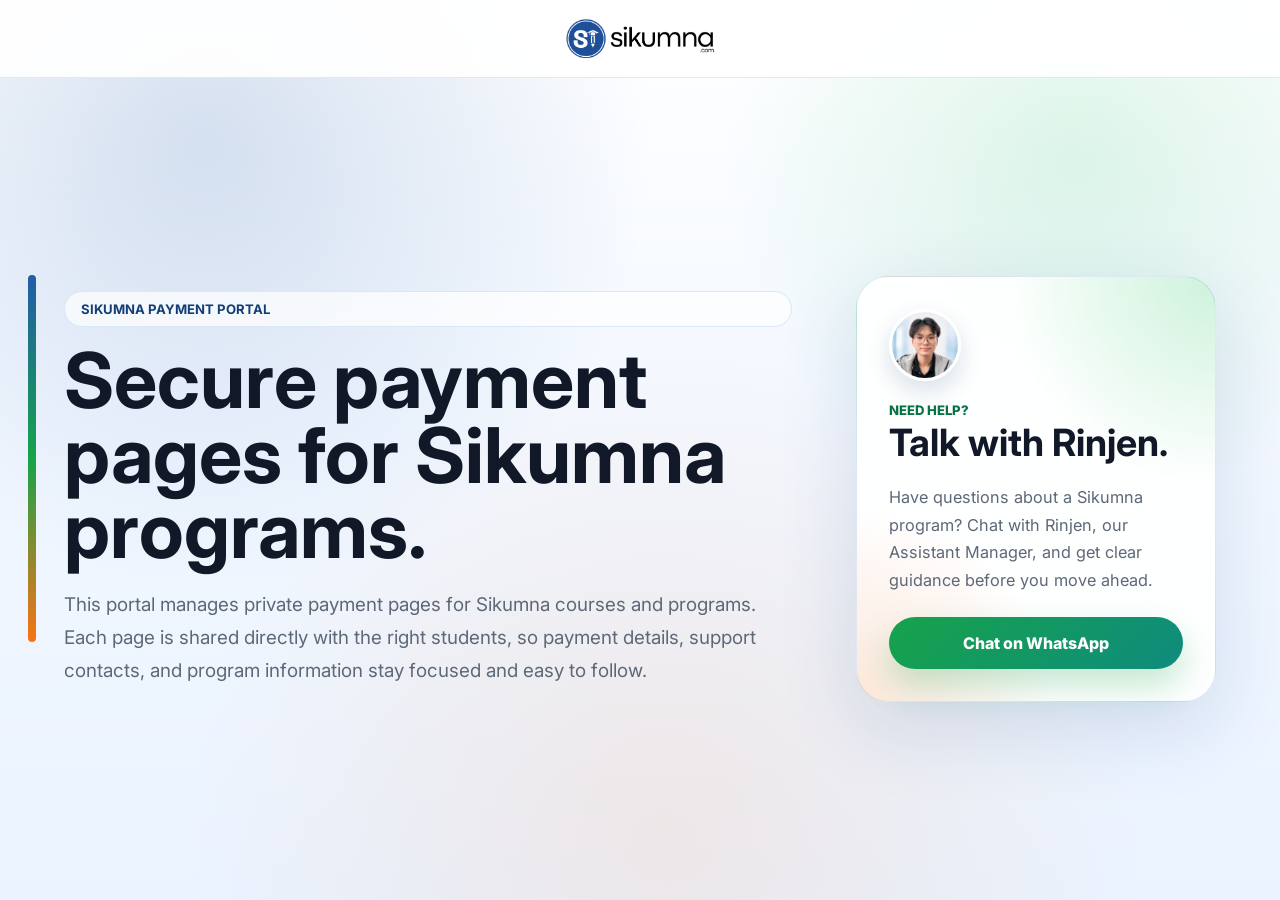
<file: index.html>
<!doctype html>
<html lang="en">
  <head>
    <meta charset="UTF-8" />
    <meta name="viewport" content="width=device-width, initial-scale=1.0" />
    <title>Sikumna Payments</title>
    <link rel="icon" type="image/png" href="/assets/favicon.png" />
    <link rel="preconnect" href="https://fonts.googleapis.com" />
    <link rel="preconnect" href="https://fonts.gstatic.com" crossorigin />
    <link
      href="https://fonts.googleapis.com/css2?family=Inter:wght@400;500;600;700&display=swap"
      rel="stylesheet"
    />
    <link rel="stylesheet" href="./styles.css" />
  </head>
  <body class="home-page">
    <header class="site-header" aria-label="Sikumna">
      <img
        class="header-logo"
        src="./assets/sikumna-logo.png"
        alt="Sikumna"
        width="918"
        height="240"
      />
    </header>
    <main class="page-shell" aria-labelledby="page-title">
      <section class="home-hero">
        <div class="intro">
          <p id="page-title" class="eyebrow">Sikumna Payment Portal</p>
          <h1>Secure payment pages for Sikumna programs.</h1>
          <p class="summary">
            This portal manages private payment pages for Sikumna courses and
            programs. Each page is shared directly with the right students, so
            payment details, support contacts, and program information stay
            focused and easy to follow.
          </p>
        </div>

        <aside class="contact-panel" aria-label="Program support">
          <img
            class="contact-avatar"
            src="/assets/rinjen-smile.png"
            alt="Rinjen, Sikumna Assistant Manager"
          />
          <div class="contact-copy">
            <span class="contact-kicker">Need help?</span>
            <h2>Talk with Rinjen.</h2>
          </div>
          <p>
            Have questions about a Sikumna program? Chat with Rinjen, our
            Assistant Manager, and get clear guidance before you move ahead.
          </p>
          <a
            class="contact-button"
            href="https://wa.me/message/NXGHPVX5VBEVE1"
            target="_blank"
            rel="noreferrer"
          >
            Chat on WhatsApp
          </a>
        </aside>
      </section>
    </main>
  </body>
</html>
</file>
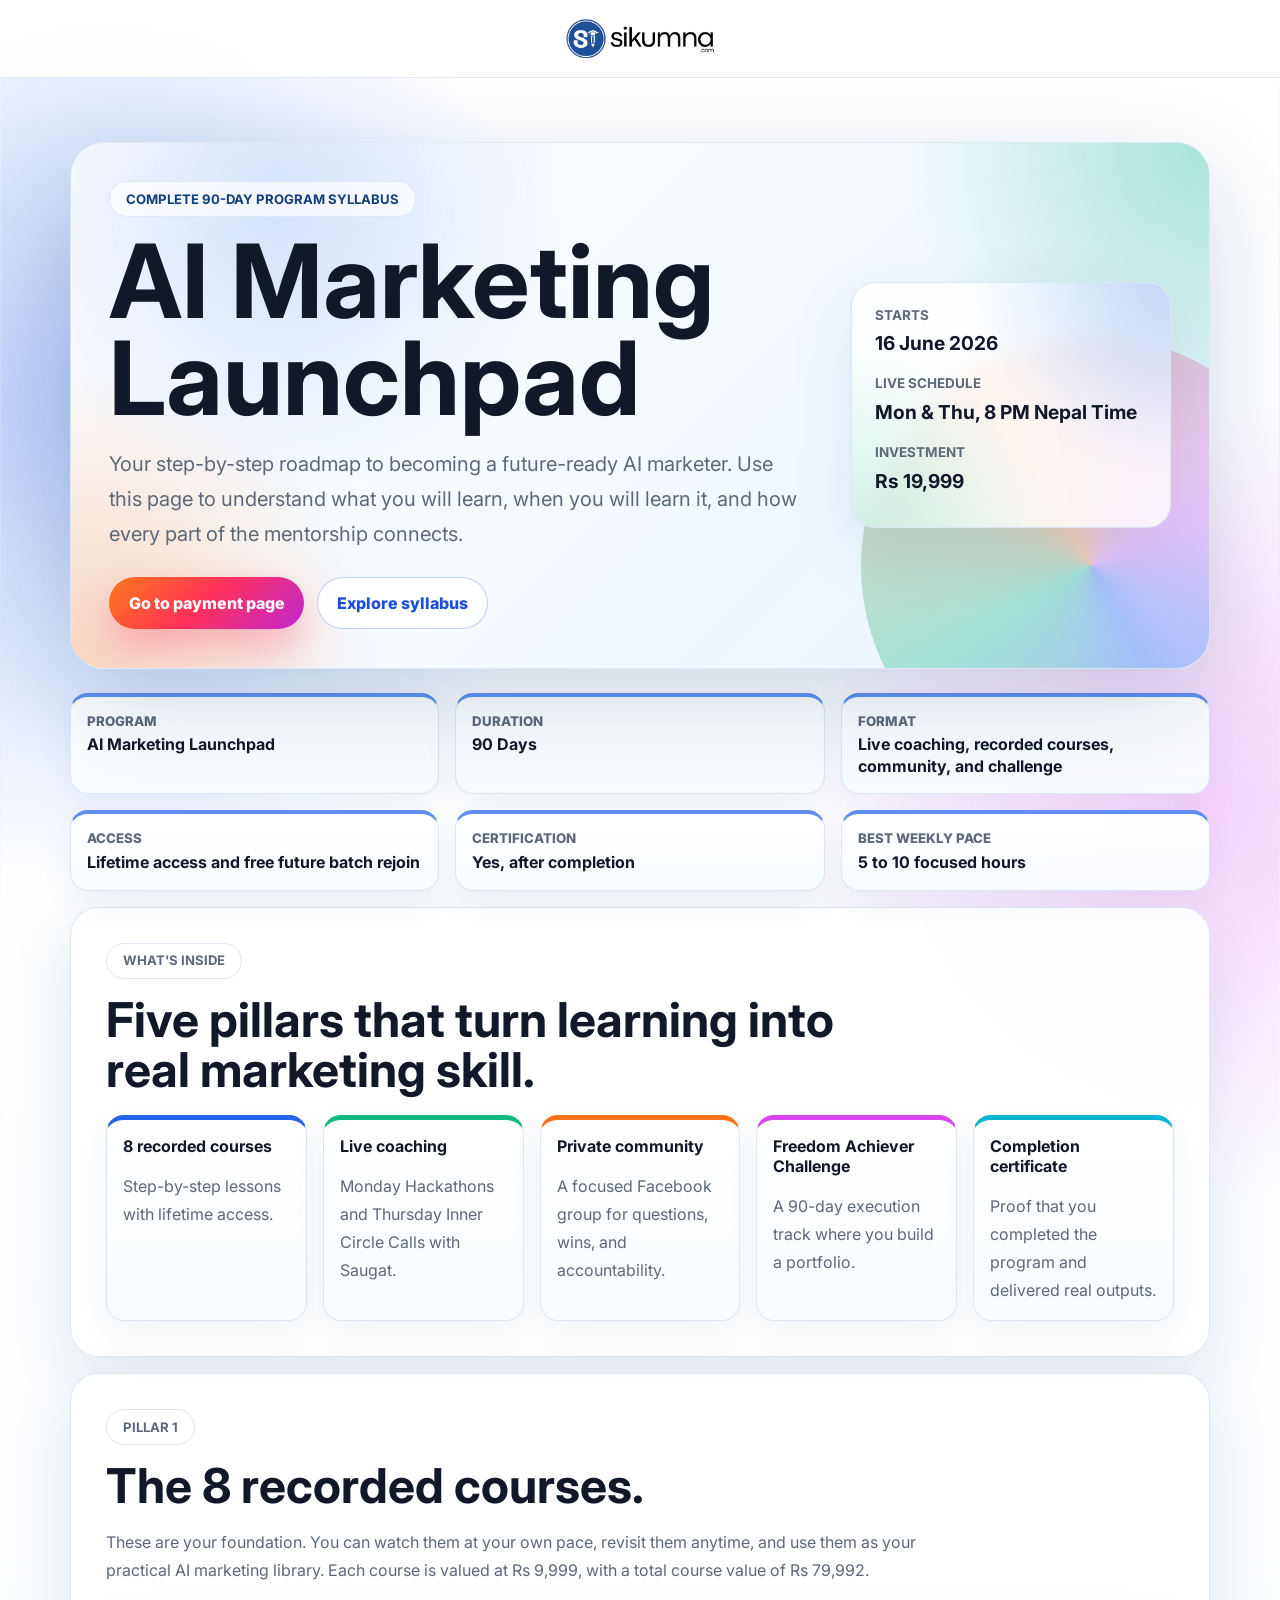
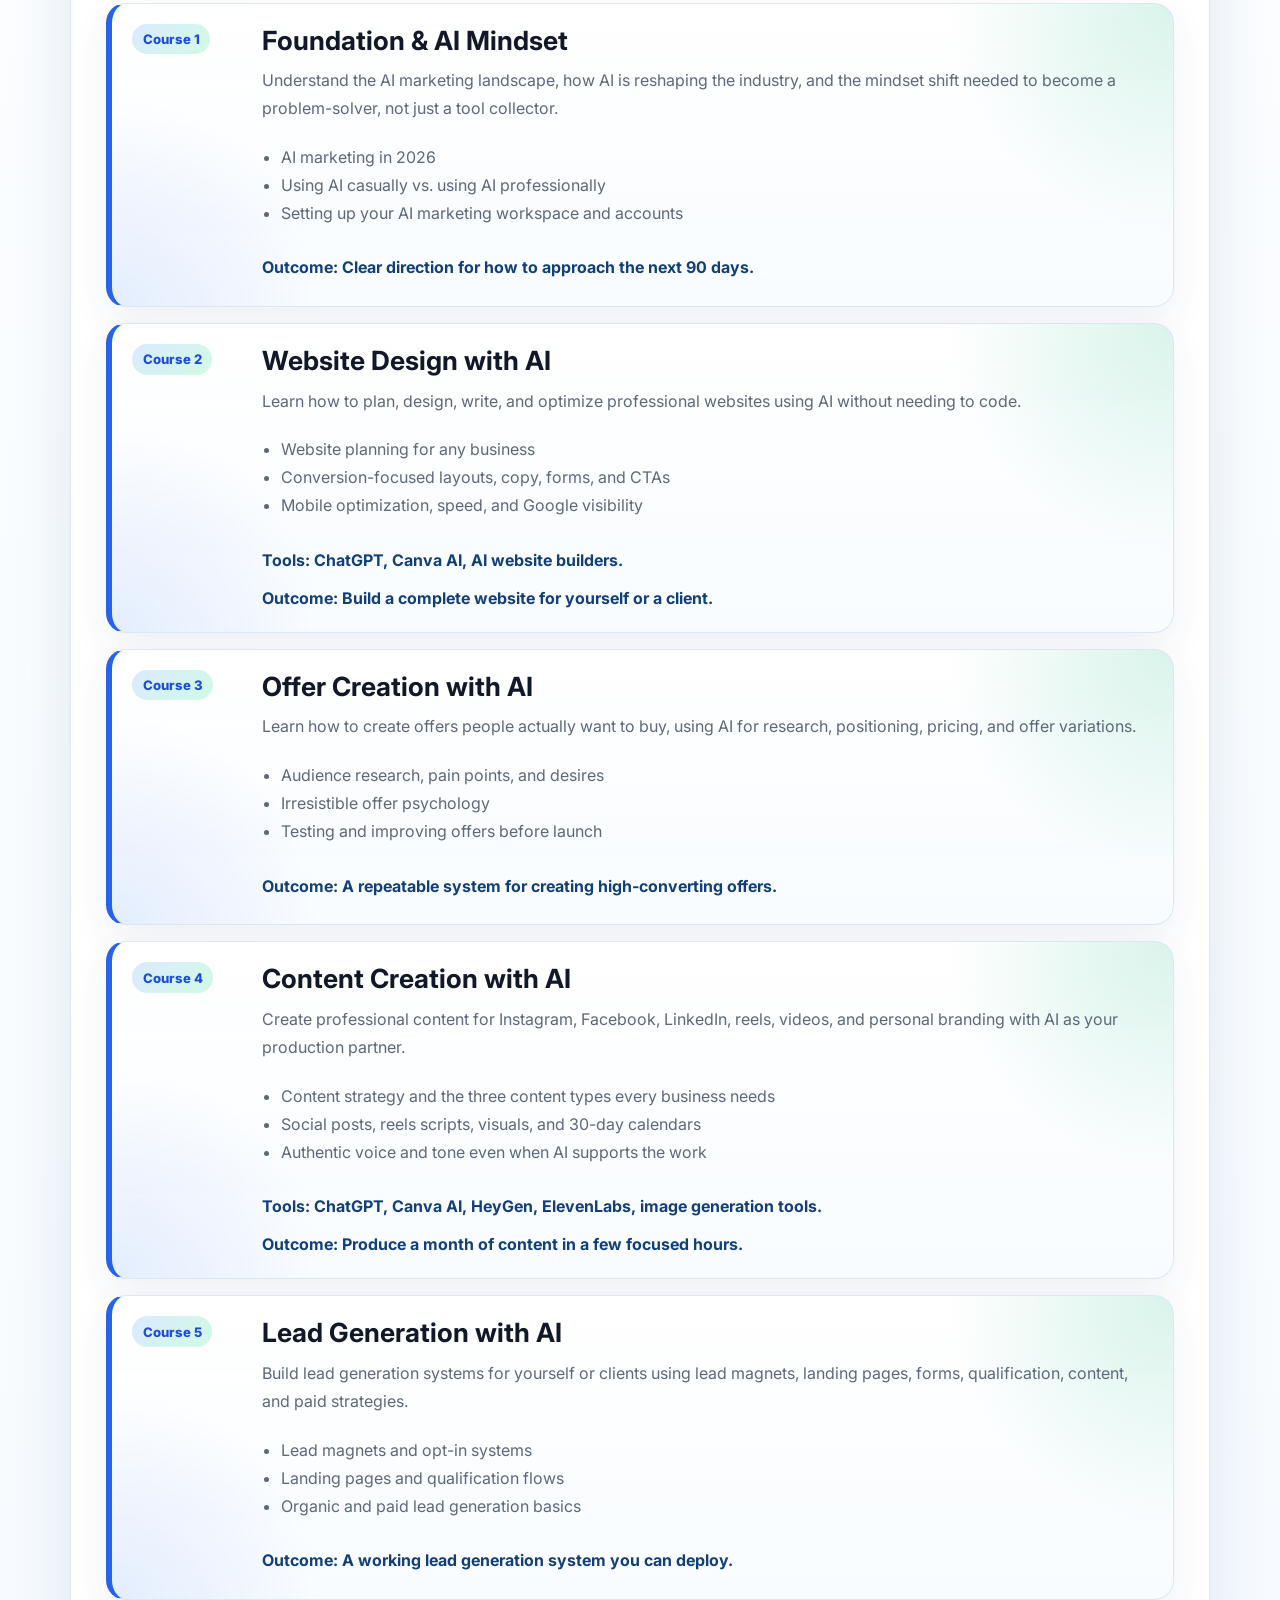
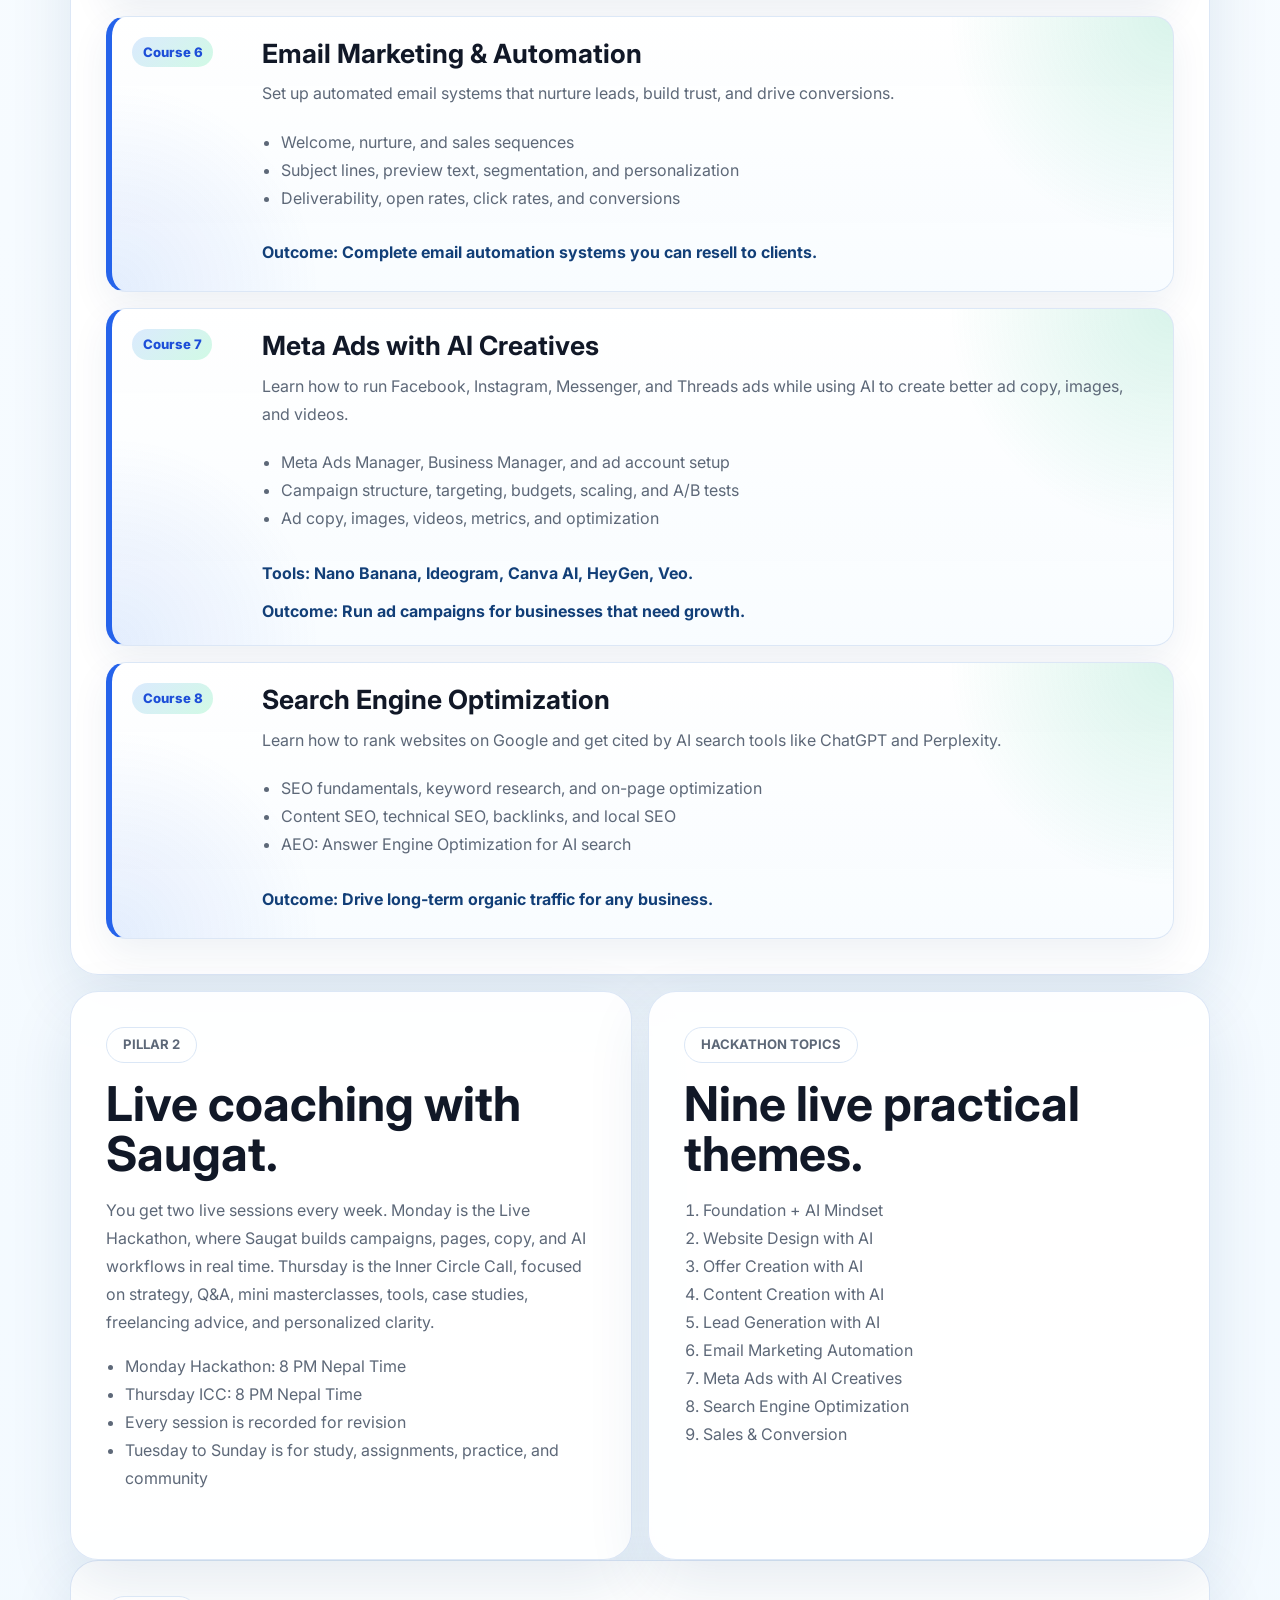
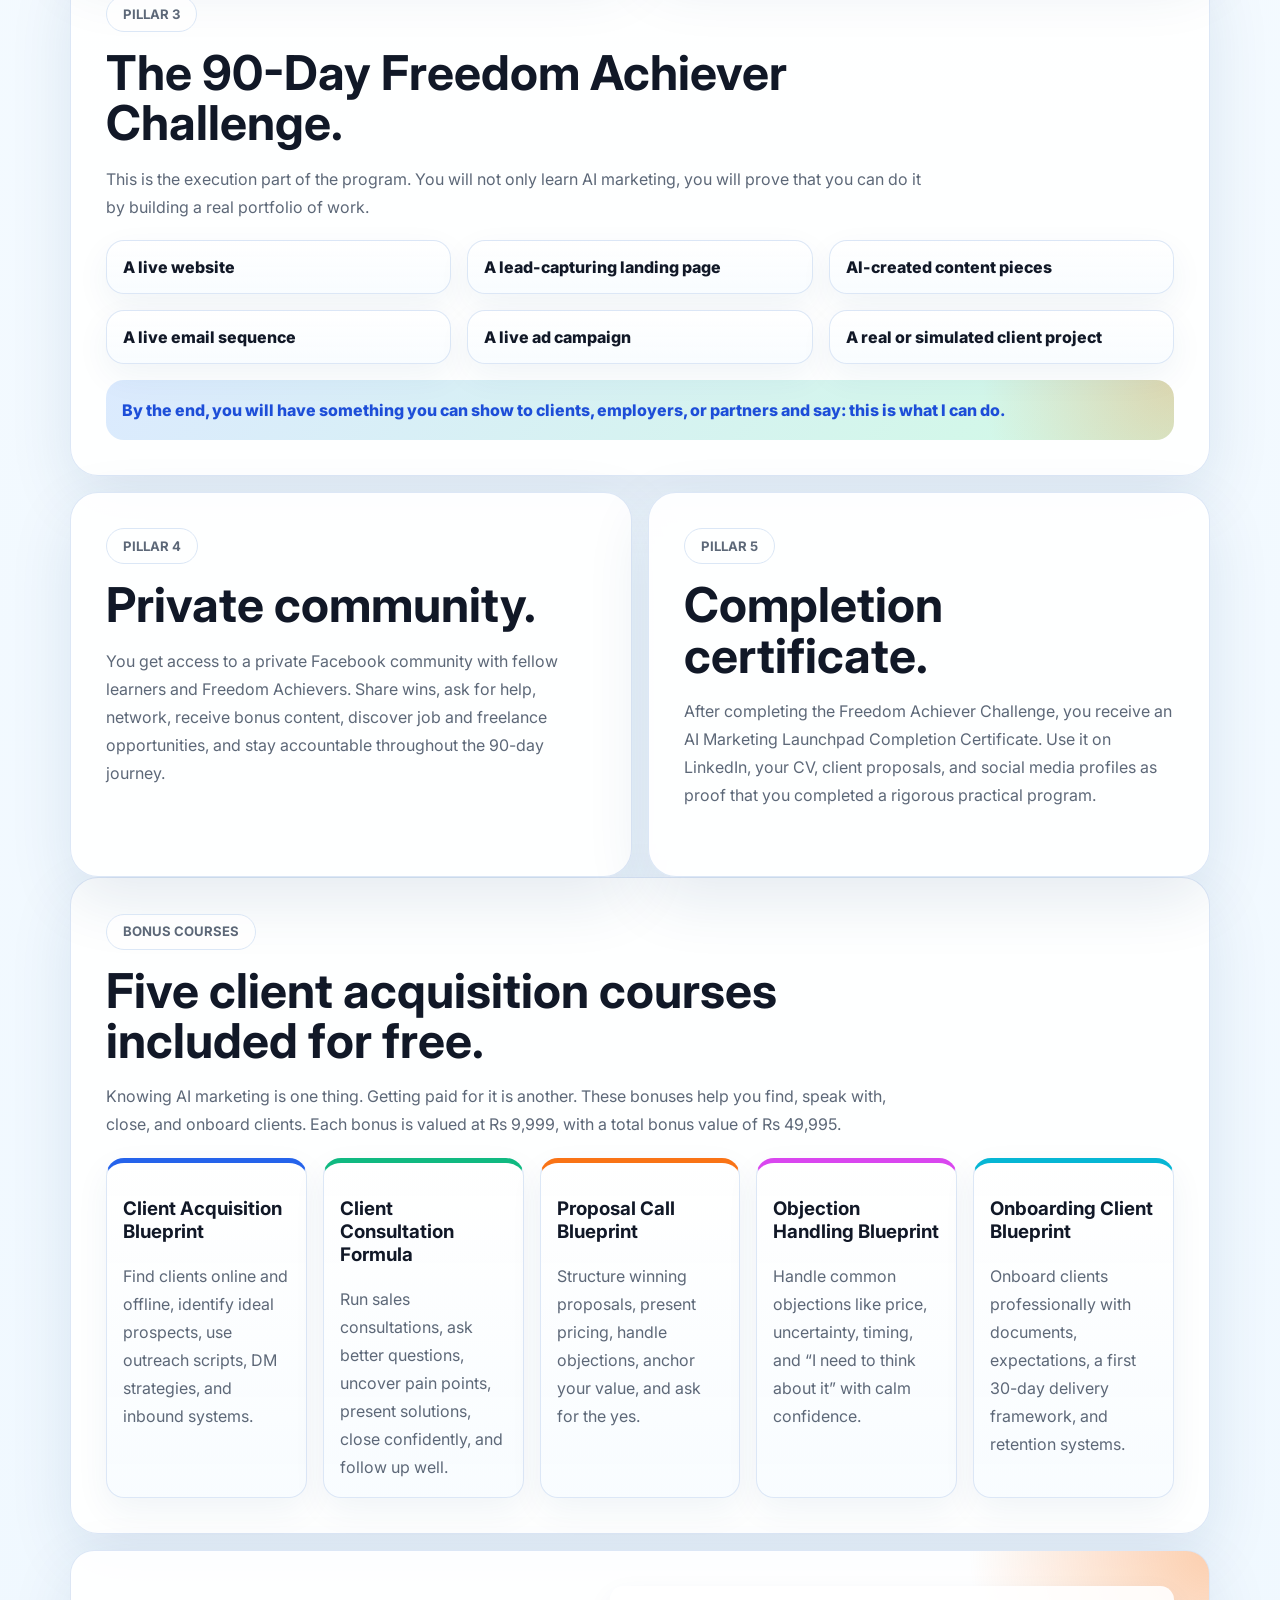
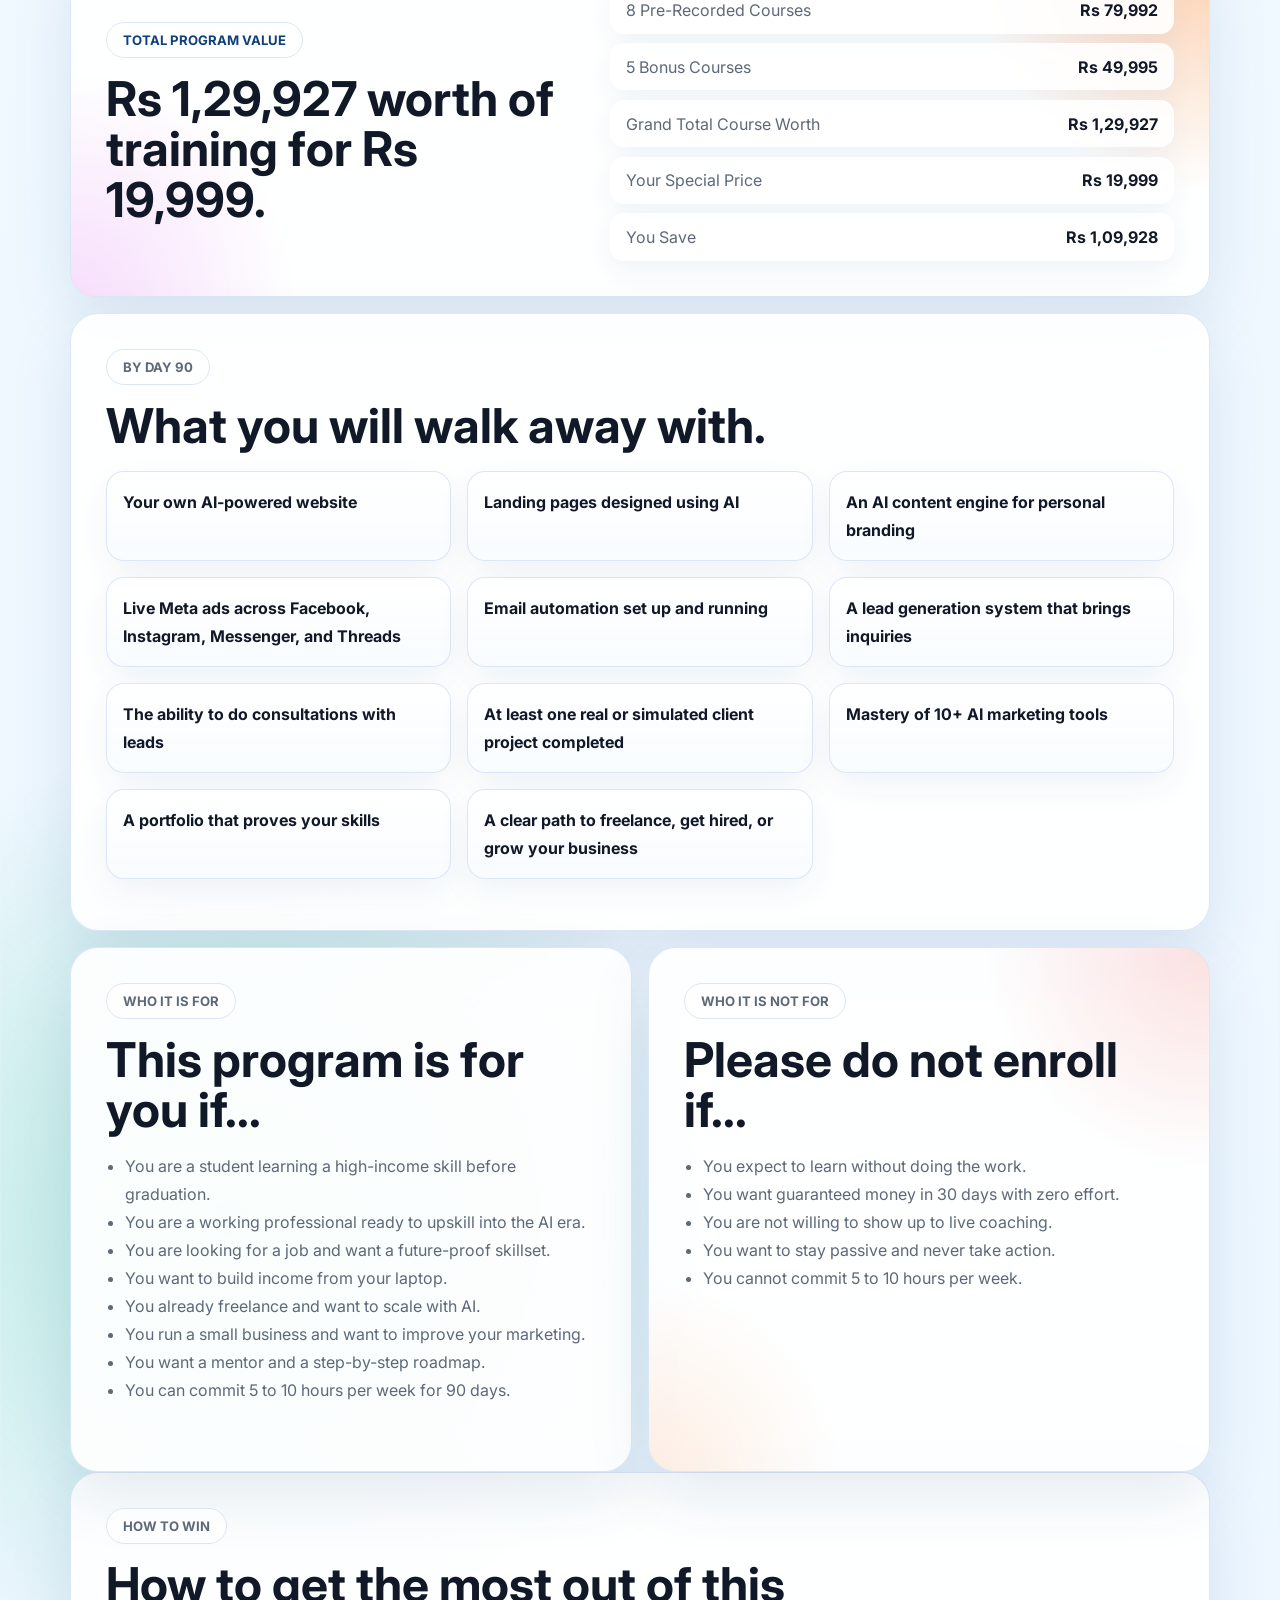
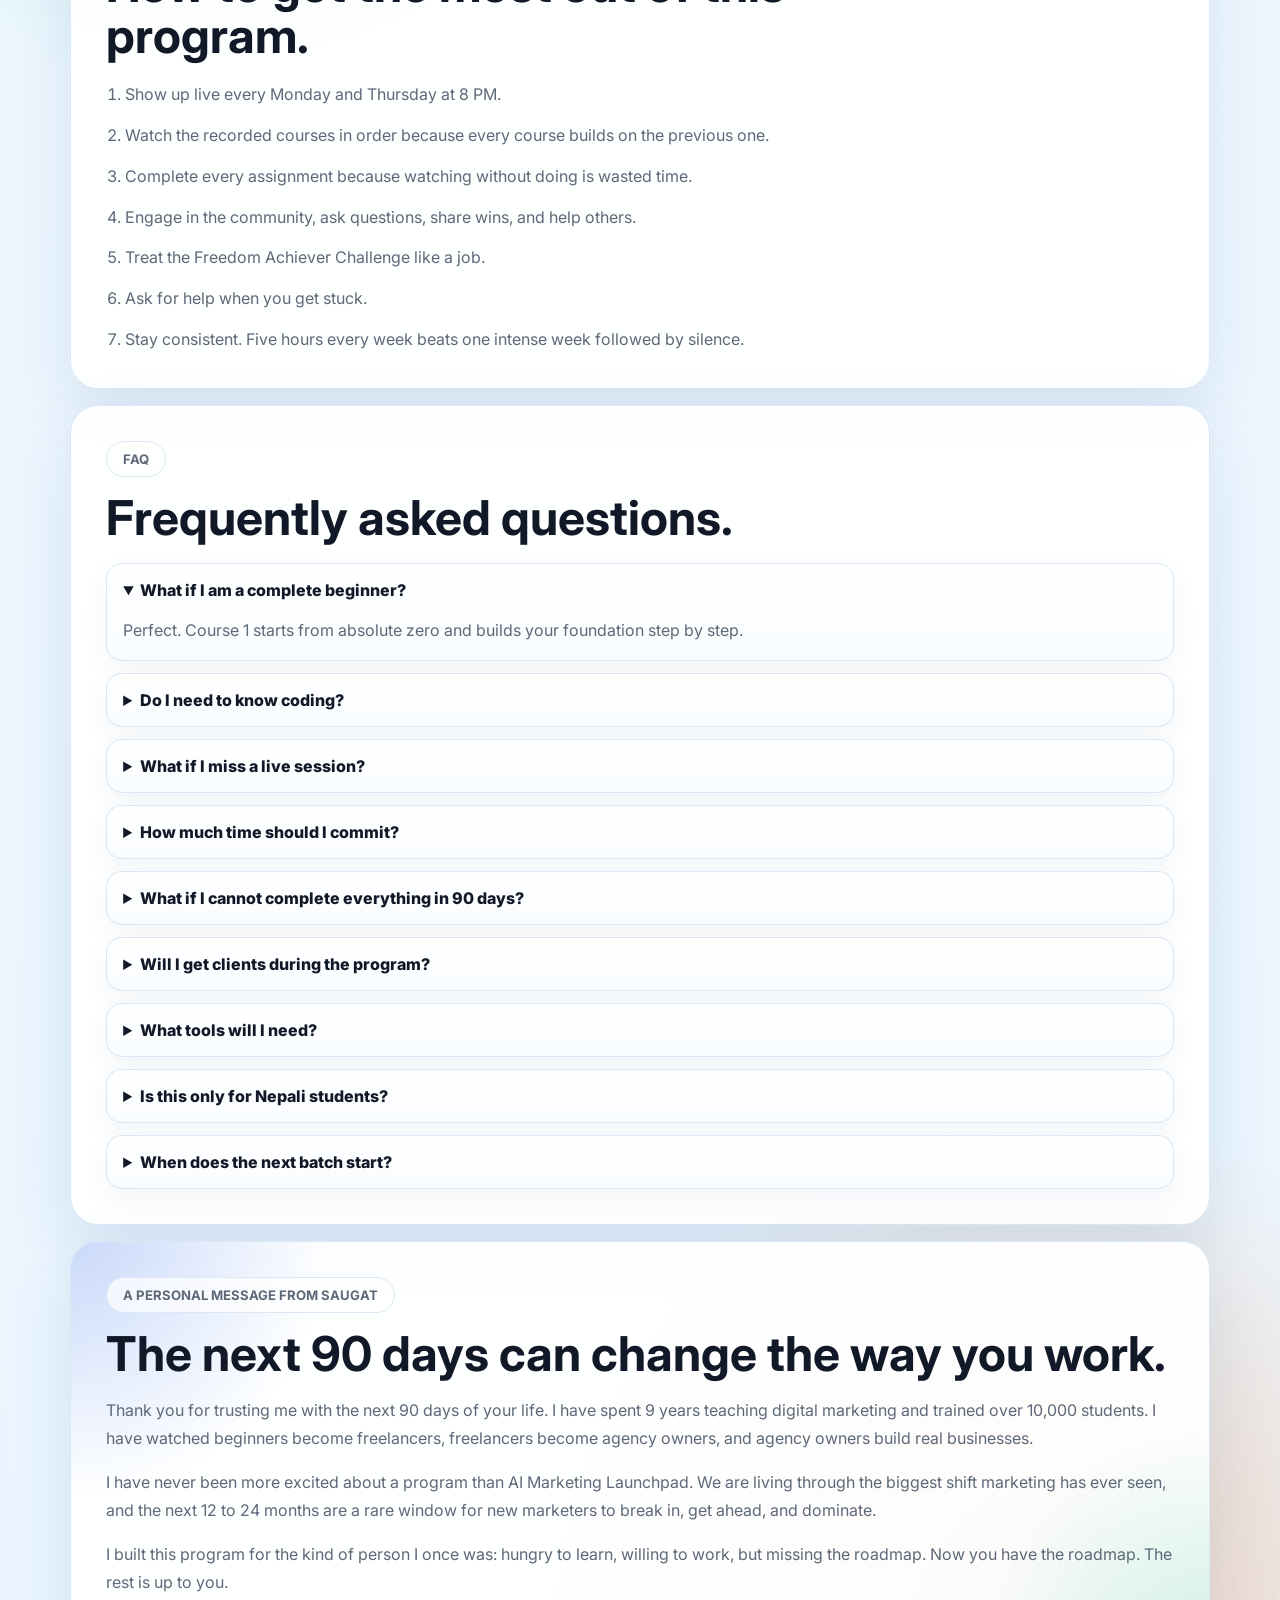
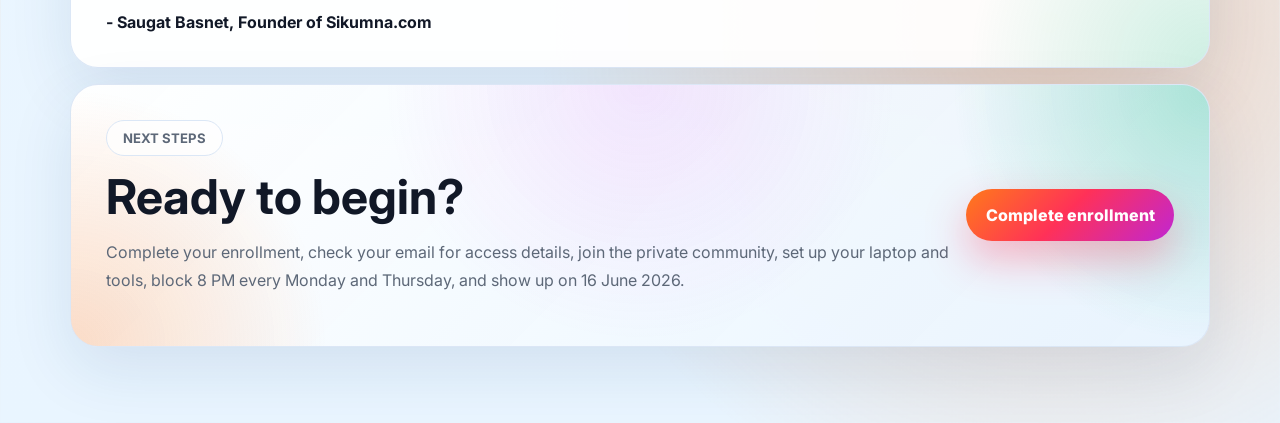
<file: ai-marketing-launchpad/index.html>
<!doctype html>
<html lang="en">
  <head>
    <meta charset="UTF-8" />
    <meta name="viewport" content="width=device-width, initial-scale=1.0" />
    <title>AI Marketing Launchpad Syllabus | Sikumna</title>
    <link rel="icon" type="image/png" href="/assets/favicon.png" />
    <link rel="preconnect" href="https://fonts.googleapis.com" />
    <link rel="preconnect" href="https://fonts.gstatic.com" crossorigin />
    <link
      href="https://fonts.googleapis.com/css2?family=Inter:wght@400;500;600;700;800&display=swap"
      rel="stylesheet"
    />
    <link rel="stylesheet" href="/styles.css" />
    <link rel="stylesheet" href="/ai-marketing-launchpad/syllabus.css" />
  </head>
  <body class="syllabus-page">
    <header class="site-header" aria-label="Sikumna">
      <a class="header-home" href="/" aria-label="Sikumna home">
        <img
          class="header-logo"
          src="/assets/sikumna-logo.png"
          alt="Sikumna"
          width="918"
          height="240"
        />
      </a>
    </header>

    <main class="syllabus-shell">
      <section class="syllabus-hero">
        <div>
          <p class="eyebrow">Complete 90-Day Program Syllabus</p>
          <h1>AI Marketing Launchpad</h1>
          <p class="lead">
            Your step-by-step roadmap to becoming a future-ready AI marketer.
            Use this page to understand what you will learn, when you will learn
            it, and how every part of the mentorship connects.
          </p>
          <div class="hero-actions">
            <a href="/ai" class="primary-link">Go to payment page</a>
            <a href="#courses" class="secondary-link">Explore syllabus</a>
          </div>
        </div>
        <aside class="hero-summary">
          <span>Starts</span>
          <strong>16 June 2026</strong>
          <span>Live schedule</span>
          <strong>Mon & Thu, 8 PM Nepal Time</strong>
          <span>Investment</span>
          <strong>Rs 19,999</strong>
        </aside>
      </section>

      <section class="overview-grid" aria-label="Program overview">
        <article>
          <span>Program</span>
          <strong>AI Marketing Launchpad</strong>
        </article>
        <article>
          <span>Duration</span>
          <strong>90 Days</strong>
        </article>
        <article>
          <span>Format</span>
          <strong>Live coaching, recorded courses, community, and challenge</strong>
        </article>
        <article>
          <span>Access</span>
          <strong>Lifetime access and free future batch rejoin</strong>
        </article>
        <article>
          <span>Certification</span>
          <strong>Yes, after completion</strong>
        </article>
        <article>
          <span>Best weekly pace</span>
          <strong>5 to 10 focused hours</strong>
        </article>
      </section>

      <section class="section-block">
        <div class="section-title">
          <p class="eyebrow">What's Inside</p>
          <h2>Five pillars that turn learning into real marketing skill.</h2>
        </div>
        <div class="pillar-grid">
          <article>
            <b>8 recorded courses</b>
            <p>Step-by-step lessons with lifetime access.</p>
          </article>
          <article>
            <b>Live coaching</b>
            <p>Monday Hackathons and Thursday Inner Circle Calls with Saugat.</p>
          </article>
          <article>
            <b>Private community</b>
            <p>A focused Facebook group for questions, wins, and accountability.</p>
          </article>
          <article>
            <b>Freedom Achiever Challenge</b>
            <p>A 90-day execution track where you build a portfolio.</p>
          </article>
          <article>
            <b>Completion certificate</b>
            <p>Proof that you completed the program and delivered real outputs.</p>
          </article>
        </div>
      </section>

      <section id="courses" class="section-block">
        <div class="section-title">
          <p class="eyebrow">Pillar 1</p>
          <h2>The 8 recorded courses.</h2>
          <p>
            These are your foundation. You can watch them at your own pace,
            revisit them anytime, and use them as your practical AI marketing
            library. Each course is valued at Rs 9,999, with a total course
            value of Rs 79,992.
          </p>
        </div>

        <div class="course-list">
          <article class="course-card">
            <span>Course 1</span>
            <h3>Foundation & AI Mindset</h3>
            <p>
              Understand the AI marketing landscape, how AI is reshaping the
              industry, and the mindset shift needed to become a problem-solver,
              not just a tool collector.
            </p>
            <ul>
              <li>AI marketing in 2026</li>
              <li>Using AI casually vs. using AI professionally</li>
              <li>Setting up your AI marketing workspace and accounts</li>
            </ul>
            <p class="outcome">
              Outcome: Clear direction for how to approach the next 90 days.
            </p>
          </article>

          <article class="course-card">
            <span>Course 2</span>
            <h3>Website Design with AI</h3>
            <p>
              Learn how to plan, design, write, and optimize professional
              websites using AI without needing to code.
            </p>
            <ul>
              <li>Website planning for any business</li>
              <li>Conversion-focused layouts, copy, forms, and CTAs</li>
              <li>Mobile optimization, speed, and Google visibility</li>
            </ul>
            <p class="tools">Tools: ChatGPT, Canva AI, AI website builders.</p>
            <p class="outcome">
              Outcome: Build a complete website for yourself or a client.
            </p>
          </article>

          <article class="course-card">
            <span>Course 3</span>
            <h3>Offer Creation with AI</h3>
            <p>
              Learn how to create offers people actually want to buy, using AI
              for research, positioning, pricing, and offer variations.
            </p>
            <ul>
              <li>Audience research, pain points, and desires</li>
              <li>Irresistible offer psychology</li>
              <li>Testing and improving offers before launch</li>
            </ul>
            <p class="outcome">
              Outcome: A repeatable system for creating high-converting offers.
            </p>
          </article>

          <article class="course-card">
            <span>Course 4</span>
            <h3>Content Creation with AI</h3>
            <p>
              Create professional content for Instagram, Facebook, LinkedIn,
              reels, videos, and personal branding with AI as your production
              partner.
            </p>
            <ul>
              <li>Content strategy and the three content types every business needs</li>
              <li>Social posts, reels scripts, visuals, and 30-day calendars</li>
              <li>Authentic voice and tone even when AI supports the work</li>
            </ul>
            <p class="tools">
              Tools: ChatGPT, Canva AI, HeyGen, ElevenLabs, image generation
              tools.
            </p>
            <p class="outcome">
              Outcome: Produce a month of content in a few focused hours.
            </p>
          </article>

          <article class="course-card">
            <span>Course 5</span>
            <h3>Lead Generation with AI</h3>
            <p>
              Build lead generation systems for yourself or clients using
              lead magnets, landing pages, forms, qualification, content, and
              paid strategies.
            </p>
            <ul>
              <li>Lead magnets and opt-in systems</li>
              <li>Landing pages and qualification flows</li>
              <li>Organic and paid lead generation basics</li>
            </ul>
            <p class="outcome">
              Outcome: A working lead generation system you can deploy.
            </p>
          </article>

          <article class="course-card">
            <span>Course 6</span>
            <h3>Email Marketing & Automation</h3>
            <p>
              Set up automated email systems that nurture leads, build trust,
              and drive conversions.
            </p>
            <ul>
              <li>Welcome, nurture, and sales sequences</li>
              <li>Subject lines, preview text, segmentation, and personalization</li>
              <li>Deliverability, open rates, click rates, and conversions</li>
            </ul>
            <p class="outcome">
              Outcome: Complete email automation systems you can resell to
              clients.
            </p>
          </article>

          <article class="course-card">
            <span>Course 7</span>
            <h3>Meta Ads with AI Creatives</h3>
            <p>
              Learn how to run Facebook, Instagram, Messenger, and Threads ads
              while using AI to create better ad copy, images, and videos.
            </p>
            <ul>
              <li>Meta Ads Manager, Business Manager, and ad account setup</li>
              <li>Campaign structure, targeting, budgets, scaling, and A/B tests</li>
              <li>Ad copy, images, videos, metrics, and optimization</li>
            </ul>
            <p class="tools">Tools: Nano Banana, Ideogram, Canva AI, HeyGen, Veo.</p>
            <p class="outcome">
              Outcome: Run ad campaigns for businesses that need growth.
            </p>
          </article>

          <article class="course-card">
            <span>Course 8</span>
            <h3>Search Engine Optimization</h3>
            <p>
              Learn how to rank websites on Google and get cited by AI search
              tools like ChatGPT and Perplexity.
            </p>
            <ul>
              <li>SEO fundamentals, keyword research, and on-page optimization</li>
              <li>Content SEO, technical SEO, backlinks, and local SEO</li>
              <li>AEO: Answer Engine Optimization for AI search</li>
            </ul>
            <p class="outcome">
              Outcome: Drive long-term organic traffic for any business.
            </p>
          </article>
        </div>
      </section>

      <section class="two-column-section">
        <article class="section-block compact">
          <p class="eyebrow">Pillar 2</p>
          <h2>Live coaching with Saugat.</h2>
          <p>
            You get two live sessions every week. Monday is the Live Hackathon,
            where Saugat builds campaigns, pages, copy, and AI workflows in
            real time. Thursday is the Inner Circle Call, focused on strategy,
            Q&A, mini masterclasses, tools, case studies, freelancing advice,
            and personalized clarity.
          </p>
          <ul class="clean-list">
            <li>Monday Hackathon: 8 PM Nepal Time</li>
            <li>Thursday ICC: 8 PM Nepal Time</li>
            <li>Every session is recorded for revision</li>
            <li>Tuesday to Sunday is for study, assignments, practice, and community</li>
          </ul>
        </article>

        <article class="section-block compact">
          <p class="eyebrow">Hackathon Topics</p>
          <h2>Nine live practical themes.</h2>
          <ol class="number-list">
            <li>Foundation + AI Mindset</li>
            <li>Website Design with AI</li>
            <li>Offer Creation with AI</li>
            <li>Content Creation with AI</li>
            <li>Lead Generation with AI</li>
            <li>Email Marketing Automation</li>
            <li>Meta Ads with AI Creatives</li>
            <li>Search Engine Optimization</li>
            <li>Sales & Conversion</li>
          </ol>
        </article>
      </section>

      <section class="section-block">
        <div class="section-title">
          <p class="eyebrow">Pillar 3</p>
          <h2>The 90-Day Freedom Achiever Challenge.</h2>
          <p>
            This is the execution part of the program. You will not only learn
            AI marketing, you will prove that you can do it by building a real
            portfolio of work.
          </p>
        </div>
        <div class="deliverables-grid">
          <span>A live website</span>
          <span>A lead-capturing landing page</span>
          <span>AI-created content pieces</span>
          <span>A live email sequence</span>
          <span>A live ad campaign</span>
          <span>A real or simulated client project</span>
        </div>
        <p class="callout">
          By the end, you will have something you can show to clients,
          employers, or partners and say: this is what I can do.
        </p>
      </section>

      <section class="two-column-section">
        <article class="section-block compact">
          <p class="eyebrow">Pillar 4</p>
          <h2>Private community.</h2>
          <p>
            You get access to a private Facebook community with fellow learners
            and Freedom Achievers. Share wins, ask for help, network, receive
            bonus content, discover job and freelance opportunities, and stay
            accountable throughout the 90-day journey.
          </p>
        </article>
        <article class="section-block compact">
          <p class="eyebrow">Pillar 5</p>
          <h2>Completion certificate.</h2>
          <p>
            After completing the Freedom Achiever Challenge, you receive an AI
            Marketing Launchpad Completion Certificate. Use it on LinkedIn, your
            CV, client proposals, and social media profiles as proof that you
            completed a rigorous practical program.
          </p>
        </article>
      </section>

      <section class="section-block">
        <div class="section-title">
          <p class="eyebrow">Bonus Courses</p>
          <h2>Five client acquisition courses included for free.</h2>
          <p>
            Knowing AI marketing is one thing. Getting paid for it is another.
            These bonuses help you find, speak with, close, and onboard clients.
            Each bonus is valued at Rs 9,999, with a total bonus value of
            Rs 49,995.
          </p>
        </div>
        <div class="bonus-grid">
          <article>
            <h3>Client Acquisition Blueprint</h3>
            <p>Find clients online and offline, identify ideal prospects, use outreach scripts, DM strategies, and inbound systems.</p>
          </article>
          <article>
            <h3>Client Consultation Formula</h3>
            <p>Run sales consultations, ask better questions, uncover pain points, present solutions, close confidently, and follow up well.</p>
          </article>
          <article>
            <h3>Proposal Call Blueprint</h3>
            <p>Structure winning proposals, present pricing, handle objections, anchor your value, and ask for the yes.</p>
          </article>
          <article>
            <h3>Objection Handling Blueprint</h3>
            <p>Handle common objections like price, uncertainty, timing, and “I need to think about it” with calm confidence.</p>
          </article>
          <article>
            <h3>Onboarding Client Blueprint</h3>
            <p>Onboard clients professionally with documents, expectations, a first 30-day delivery framework, and retention systems.</p>
          </article>
        </div>
      </section>

      <section class="value-section">
        <div>
          <p class="eyebrow">Total Program Value</p>
          <h2>Rs 1,29,927 worth of training for Rs 19,999.</h2>
        </div>
        <div class="value-table" role="table" aria-label="Program value">
          <div><span>8 Pre-Recorded Courses</span><strong>Rs 79,992</strong></div>
          <div><span>5 Bonus Courses</span><strong>Rs 49,995</strong></div>
          <div><span>Grand Total Course Worth</span><strong>Rs 1,29,927</strong></div>
          <div><span>Your Special Price</span><strong>Rs 19,999</strong></div>
          <div><span>You Save</span><strong>Rs 1,09,928</strong></div>
        </div>
      </section>

      <section class="section-block">
        <div class="section-title">
          <p class="eyebrow">By Day 90</p>
          <h2>What you will walk away with.</h2>
        </div>
        <ul class="check-grid">
          <li>Your own AI-powered website</li>
          <li>Landing pages designed using AI</li>
          <li>An AI content engine for personal branding</li>
          <li>Live Meta ads across Facebook, Instagram, Messenger, and Threads</li>
          <li>Email automation set up and running</li>
          <li>A lead generation system that brings inquiries</li>
          <li>The ability to do consultations with leads</li>
          <li>At least one real or simulated client project completed</li>
          <li>Mastery of 10+ AI marketing tools</li>
          <li>A portfolio that proves your skills</li>
          <li>A clear path to freelance, get hired, or grow your business</li>
        </ul>
      </section>

      <section class="two-column-section">
        <article class="section-block compact">
          <p class="eyebrow">Who It Is For</p>
          <h2>This program is for you if...</h2>
          <ul class="clean-list">
            <li>You are a student learning a high-income skill before graduation.</li>
            <li>You are a working professional ready to upskill into the AI era.</li>
            <li>You are looking for a job and want a future-proof skillset.</li>
            <li>You want to build income from your laptop.</li>
            <li>You already freelance and want to scale with AI.</li>
            <li>You run a small business and want to improve your marketing.</li>
            <li>You want a mentor and a step-by-step roadmap.</li>
            <li>You can commit 5 to 10 hours per week for 90 days.</li>
          </ul>
        </article>

        <article class="section-block compact warning">
          <p class="eyebrow">Who It Is Not For</p>
          <h2>Please do not enroll if...</h2>
          <ul class="clean-list">
            <li>You expect to learn without doing the work.</li>
            <li>You want guaranteed money in 30 days with zero effort.</li>
            <li>You are not willing to show up to live coaching.</li>
            <li>You want to stay passive and never take action.</li>
            <li>You cannot commit 5 to 10 hours per week.</li>
          </ul>
        </article>
      </section>

      <section class="section-block">
        <div class="section-title">
          <p class="eyebrow">How To Win</p>
          <h2>How to get the most out of this program.</h2>
        </div>
        <ol class="step-list">
          <li>Show up live every Monday and Thursday at 8 PM.</li>
          <li>Watch the recorded courses in order because every course builds on the previous one.</li>
          <li>Complete every assignment because watching without doing is wasted time.</li>
          <li>Engage in the community, ask questions, share wins, and help others.</li>
          <li>Treat the Freedom Achiever Challenge like a job.</li>
          <li>Ask for help when you get stuck.</li>
          <li>Stay consistent. Five hours every week beats one intense week followed by silence.</li>
        </ol>
      </section>

      <section class="section-block">
        <div class="section-title">
          <p class="eyebrow">FAQ</p>
          <h2>Frequently asked questions.</h2>
        </div>
        <div class="faq-list">
          <details open>
            <summary>What if I am a complete beginner?</summary>
            <p>Perfect. Course 1 starts from absolute zero and builds your foundation step by step.</p>
          </details>
          <details>
            <summary>Do I need to know coding?</summary>
            <p>No. AI tools remove the need for coding in most marketing work.</p>
          </details>
          <details>
            <summary>What if I miss a live session?</summary>
            <p>All Monday and Thursday sessions are recorded. Live attendance is strongly recommended, but you can watch later.</p>
          </details>
          <details>
            <summary>How much time should I commit?</summary>
            <p>Plan for 5 to 10 hours per week, including live sessions, self-study, and assignments.</p>
          </details>
          <details>
            <summary>What if I cannot complete everything in 90 days?</summary>
            <p>You have lifetime access and can rejoin any future batch for free.</p>
          </details>
          <details>
            <summary>Will I get clients during the program?</summary>
            <p>Many students do, especially with the client acquisition bonuses and Freedom Achiever Challenge. Results depend on your effort, market, and execution.</p>
          </details>
          <details>
            <summary>What tools will I need?</summary>
            <p>You need a laptop and internet connection. Many AI tools have free tiers. Paid tools like ChatGPT Plus or Meta Ads can help, but the program will guide you on what is worth using.</p>
          </details>
          <details>
            <summary>Is this only for Nepali students?</summary>
            <p>No. The program is taught in a Nepali-English mix with Nepal-focused examples, but AI marketing is a global skill.</p>
          </details>
          <details>
            <summary>When does the next batch start?</summary>
            <p>The next batch starts on 16 June 2026.</p>
          </details>
        </div>
      </section>

      <section class="message-section">
        <p class="eyebrow">A Personal Message From Saugat</p>
        <h2>The next 90 days can change the way you work.</h2>
        <p>
          Thank you for trusting me with the next 90 days of your life. I have
          spent 9 years teaching digital marketing and trained over 10,000
          students. I have watched beginners become freelancers, freelancers
          become agency owners, and agency owners build real businesses.
        </p>
        <p>
          I have never been more excited about a program than AI Marketing
          Launchpad. We are living through the biggest shift marketing has ever
          seen, and the next 12 to 24 months are a rare window for new marketers
          to break in, get ahead, and dominate.
        </p>
        <p>
          I built this program for the kind of person I once was: hungry to
          learn, willing to work, but missing the roadmap. Now you have the
          roadmap. The rest is up to you.
        </p>
        <strong>- Saugat Basnet, Founder of Sikumna.com</strong>
      </section>

      <section class="final-cta">
        <div>
          <p class="eyebrow">Next Steps</p>
          <h2>Ready to begin?</h2>
          <p>
            Complete your enrollment, check your email for access details, join
            the private community, set up your laptop and tools, block 8 PM
            every Monday and Thursday, and show up on 16 June 2026.
          </p>
        </div>
        <a href="/ai" class="primary-link">Complete enrollment</a>
      </section>
    </main>
  </body>
</html>
</file>
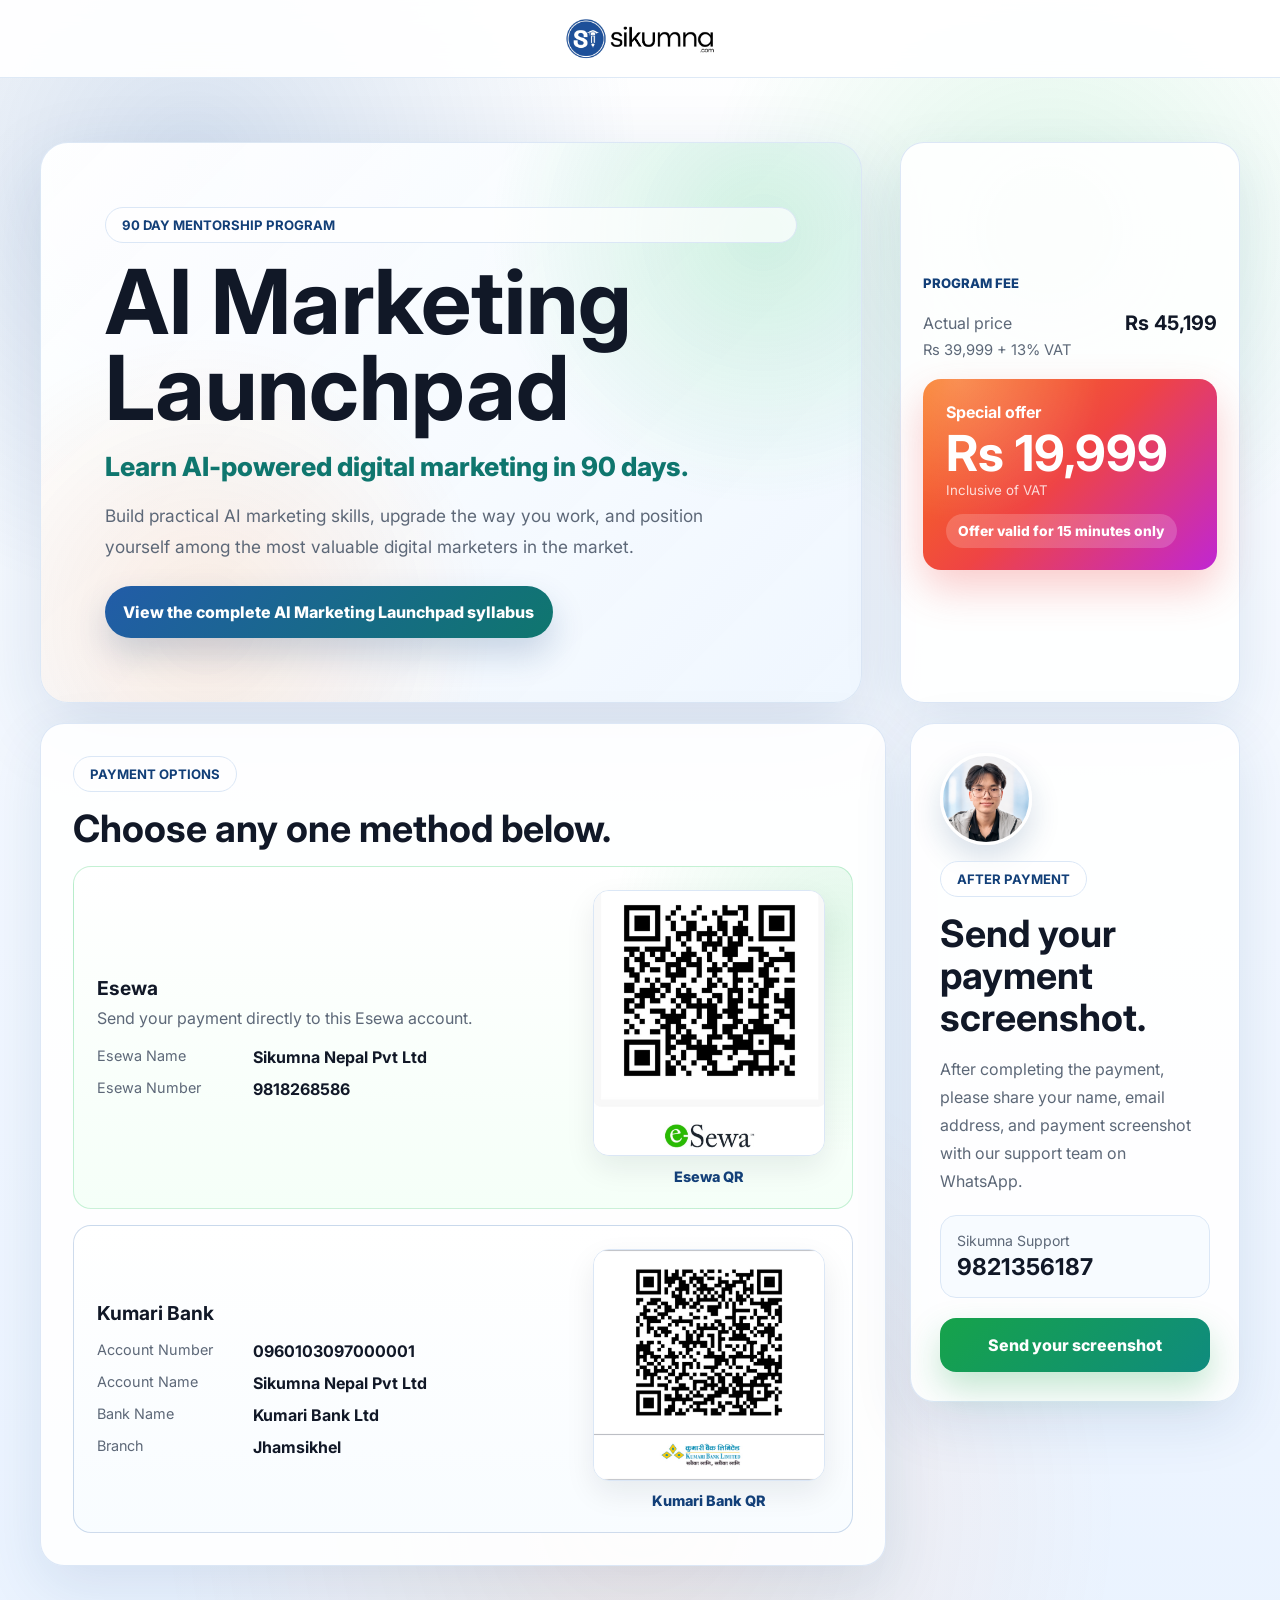
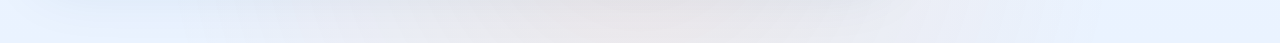
<file: ai/index.html>
<!doctype html>
<html lang="en">
  <head>
    <meta charset="UTF-8" />
    <meta name="viewport" content="width=device-width, initial-scale=1.0" />
    <title>AI Marketing Launchpad | Sikumna Payments</title>
    <link rel="icon" type="image/png" href="/assets/favicon.png" />
    <link rel="preconnect" href="https://fonts.googleapis.com" />
    <link rel="preconnect" href="https://fonts.gstatic.com" crossorigin />
    <link
      href="https://fonts.googleapis.com/css2?family=Inter:wght@400;500;600;700;800&display=swap"
      rel="stylesheet"
    />
    <link rel="stylesheet" href="/styles.css" />
    <link rel="stylesheet" href="/ai/payment.css" />
  </head>
  <body class="payment-page">
    <header class="site-header" aria-label="Sikumna">
      <a class="header-home" href="/" aria-label="Sikumna home">
        <img
          class="header-logo"
          src="/assets/sikumna-logo.png"
          alt="Sikumna"
          width="918"
          height="240"
        />
      </a>
    </header>

    <main class="payment-shell">
      <section class="payment-hero" aria-labelledby="program-title">
        <div class="hero-copy">
          <p class="eyebrow">90 Day Mentorship Program</p>
          <h1 id="program-title">AI Marketing Launchpad</h1>
          <p class="subheading">Learn AI-powered digital marketing in 90 days.</p>
          <p class="hero-text">
            Build practical AI marketing skills, upgrade the way you work, and
            position yourself among the most valuable digital marketers in the
            market.
          </p>
          <a class="syllabus-link" href="/ai-marketing-launchpad">
            View the complete AI Marketing Launchpad syllabus
          </a>
        </div>

        <aside class="price-card" aria-label="Program price">
          <p class="card-label">Program Fee</p>
          <div class="price-row muted-price">
            <span>Actual price</span>
            <strong>Rs 45,199</strong>
          </div>
          <p class="vat-note">Rs 39,999 + 13% VAT</p>
          <div class="offer-box">
            <span>Special offer</span>
            <strong>Rs 19,999</strong>
            <small>Inclusive of VAT</small>
            <p class="offer-timer">Offer valid for 15 minutes only</p>
          </div>
        </aside>
      </section>

      <section class="content-grid" aria-label="Payment details">
        <section class="panel payment-options">
          <div class="section-heading">
            <p class="eyebrow">Payment Options</p>
            <h2>Choose any one method below.</h2>
          </div>

          <article class="method-card esewa-card">
            <div class="esewa-details">
              <h3>Esewa</h3>
              <p>Send your payment directly to this Esewa account.</p>
              <dl>
                <div>
                  <dt>Esewa Name</dt>
                  <dd>Sikumna Nepal Pvt Ltd</dd>
                </div>
                <div>
                  <dt>Esewa Number</dt>
                  <dd>9818268586</dd>
                </div>
              </dl>
            </div>
            <div class="qr-card">
              <img
                class="esewa-qr-image"
                src="/assets/esewa-qr-sikumna.jpg"
                alt="Esewa payment QR"
              />
              <span>Esewa QR</span>
            </div>
          </article>

          <article class="method-card bank-card">
            <div class="bank-details">
              <h3>Kumari Bank</h3>
              <dl>
                <div>
                  <dt>Account Number</dt>
                  <dd>0960103097000001</dd>
                </div>
                <div>
                  <dt>Account Name</dt>
                  <dd>Sikumna Nepal Pvt Ltd</dd>
                </div>
                <div>
                  <dt>Bank Name</dt>
                  <dd>Kumari Bank Ltd</dd>
                </div>
                <div>
                  <dt>Branch</dt>
                  <dd>Jhamsikhel</dd>
                </div>
              </dl>
            </div>
            <div class="qr-card">
              <img src="/assets/kumari-qr.jpg" alt="Kumari Bank payment QR" />
              <span>Kumari Bank QR</span>
            </div>
          </article>

        </section>

        <aside class="panel support-card">
          <img
            class="support-photo"
            src="/assets/rinjen-smile.png"
            alt="Rinjen, Sikumna support"
          />
          <p class="eyebrow">After Payment</p>
          <h2>Send your payment screenshot.</h2>
          <p>
            After completing the payment, please share your name, email address,
            and payment screenshot with our support team on WhatsApp.
          </p>
          <div class="support-number">
            <span>Sikumna Support</span>
            <strong>9821356187</strong>
          </div>
          <a
            class="whatsapp-button"
            href="https://wa.me/message/NXGHPVX5VBEVE1"
            target="_blank"
            rel="noreferrer"
          >
            Send your screenshot
          </a>
        </aside>
      </section>
    </main>
  </body>
</html>
</file>
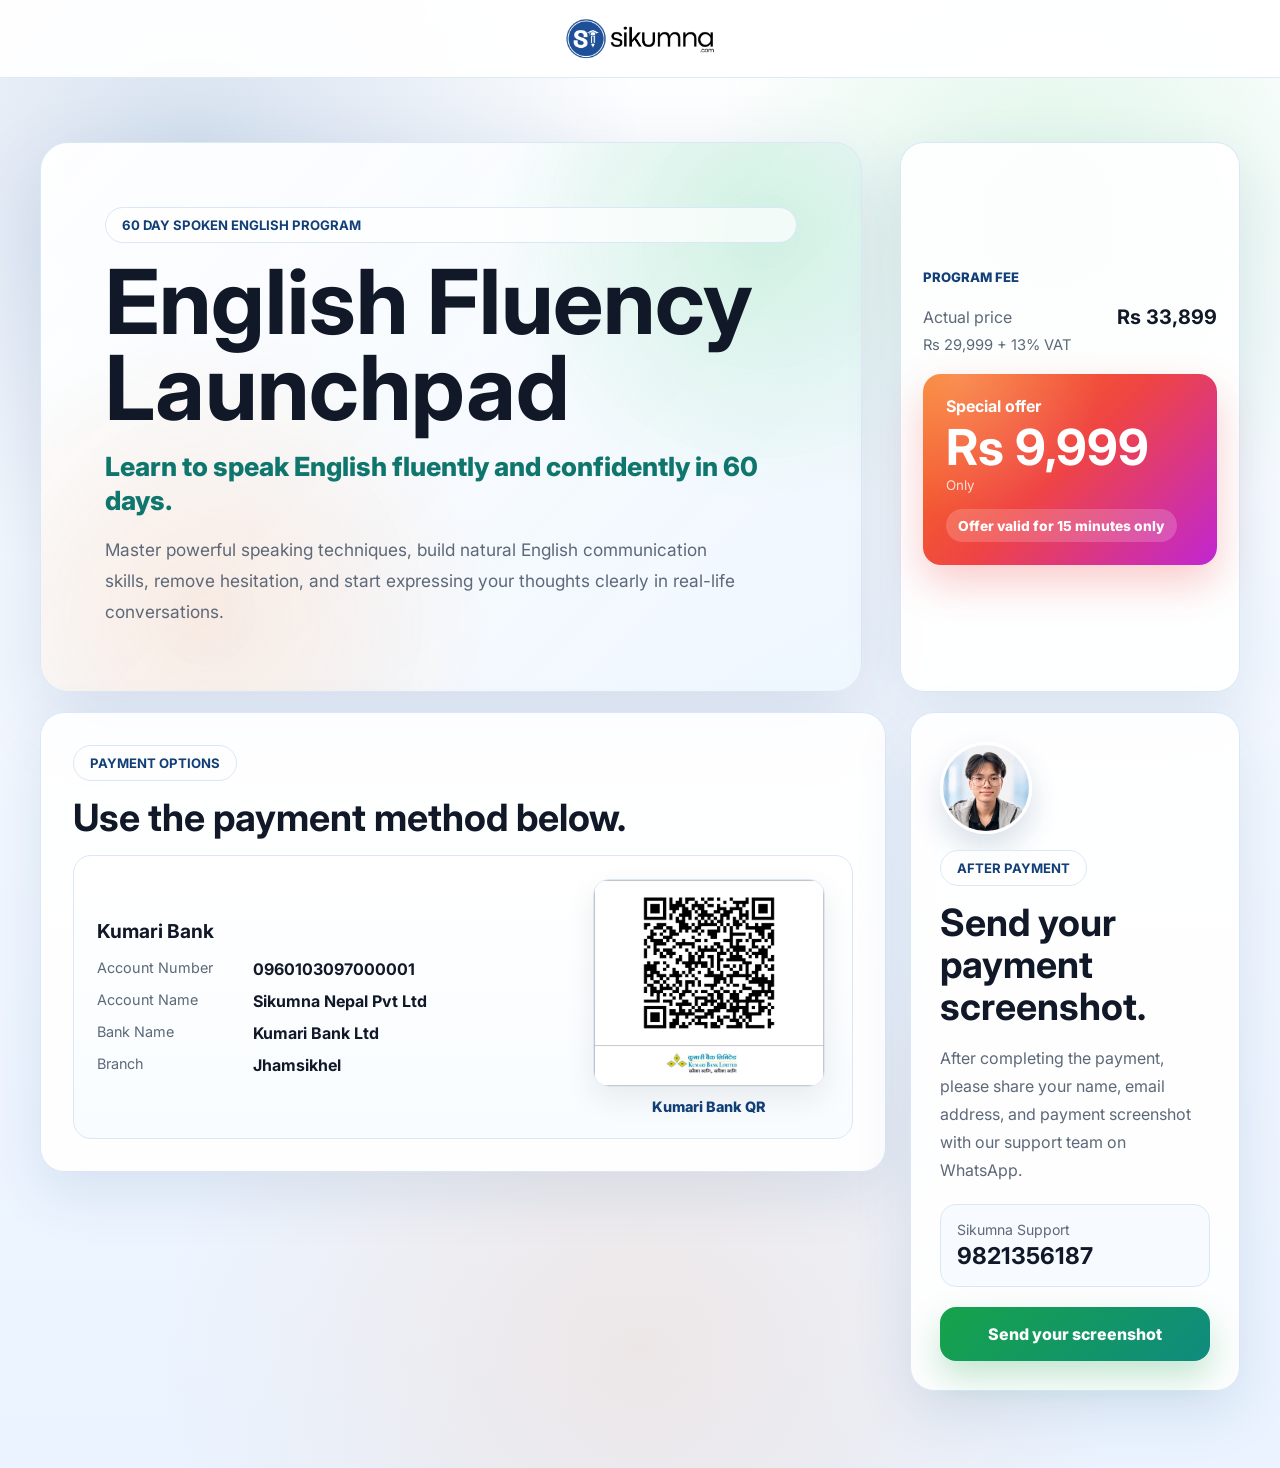
<file: sen/index.html>
<!doctype html>
<html lang="en">
  <head>
    <meta charset="UTF-8" />
    <meta name="viewport" content="width=device-width, initial-scale=1.0" />
    <title>English Fluency Launchpad | Sikumna Payments</title>
    <link rel="icon" type="image/png" href="/assets/favicon.png" />
    <link rel="preconnect" href="https://fonts.googleapis.com" />
    <link rel="preconnect" href="https://fonts.gstatic.com" crossorigin />
    <link
      href="https://fonts.googleapis.com/css2?family=Inter:wght@400;500;600;700;800&display=swap"
      rel="stylesheet"
    />
    <link rel="stylesheet" href="/styles.css" />
    <link rel="stylesheet" href="/ai/payment.css" />
  </head>
  <body class="payment-page">
    <header class="site-header" aria-label="Sikumna">
      <a class="header-home" href="/" aria-label="Sikumna home">
        <img
          class="header-logo"
          src="/assets/sikumna-logo.png"
          alt="Sikumna"
          width="918"
          height="240"
        />
      </a>
    </header>

    <main class="payment-shell">
      <section class="payment-hero" aria-labelledby="program-title">
        <div class="hero-copy">
          <p class="eyebrow">60 Day Spoken English Program</p>
          <h1 id="program-title">English Fluency Launchpad</h1>
          <p class="subheading">
            Learn to speak English fluently and confidently in 60 days.
          </p>
          <p class="hero-text">
            Master powerful speaking techniques, build natural English
            communication skills, remove hesitation, and start expressing your
            thoughts clearly in real-life conversations.
          </p>
        </div>

        <aside class="price-card" aria-label="Program price">
          <p class="card-label">Program Fee</p>
          <div class="price-row muted-price">
            <span>Actual price</span>
            <strong>Rs 33,899</strong>
          </div>
          <p class="vat-note">Rs 29,999 + 13% VAT</p>
          <div class="offer-box">
            <span>Special offer</span>
            <strong>Rs 9,999</strong>
            <small>Only</small>
            <p class="offer-timer">Offer valid for 15 minutes only</p>
          </div>
        </aside>
      </section>

      <section class="content-grid" aria-label="Payment details">
        <section class="panel payment-options">
          <div class="section-heading">
            <p class="eyebrow">Payment Options</p>
            <h2>Use the payment method below.</h2>
          </div>

          <article class="method-card bank-card">
            <div class="bank-details">
              <h3>Kumari Bank</h3>
              <dl>
                <div>
                  <dt>Account Number</dt>
                  <dd>0960103097000001</dd>
                </div>
                <div>
                  <dt>Account Name</dt>
                  <dd>Sikumna Nepal Pvt Ltd</dd>
                </div>
                <div>
                  <dt>Bank Name</dt>
                  <dd>Kumari Bank Ltd</dd>
                </div>
                <div>
                  <dt>Branch</dt>
                  <dd>Jhamsikhel</dd>
                </div>
              </dl>
            </div>
            <div class="qr-card">
              <img
                class="sen-kumari-qr-image"
                src="/assets/kumari-qr-sen.jpg"
                alt="Kumari Bank payment QR"
              />
              <span>Kumari Bank QR</span>
            </div>
          </article>

        </section>

        <aside class="panel support-card">
          <img
            class="support-photo"
            src="/assets/rinjen-smile.png"
            alt="Rinjen, Sikumna support"
          />
          <p class="eyebrow">After Payment</p>
          <h2>Send your payment screenshot.</h2>
          <p>
            After completing the payment, please share your name, email address,
            and payment screenshot with our support team on WhatsApp.
          </p>
          <div class="support-number">
            <span>Sikumna Support</span>
            <strong>9821356187</strong>
          </div>
          <a
            class="whatsapp-button"
            href="https://wa.me/message/NXGHPVX5VBEVE1"
            target="_blank"
            rel="noreferrer"
          >
            Send your screenshot
          </a>
        </aside>
      </section>
    </main>
  </body>
</html>
</file>
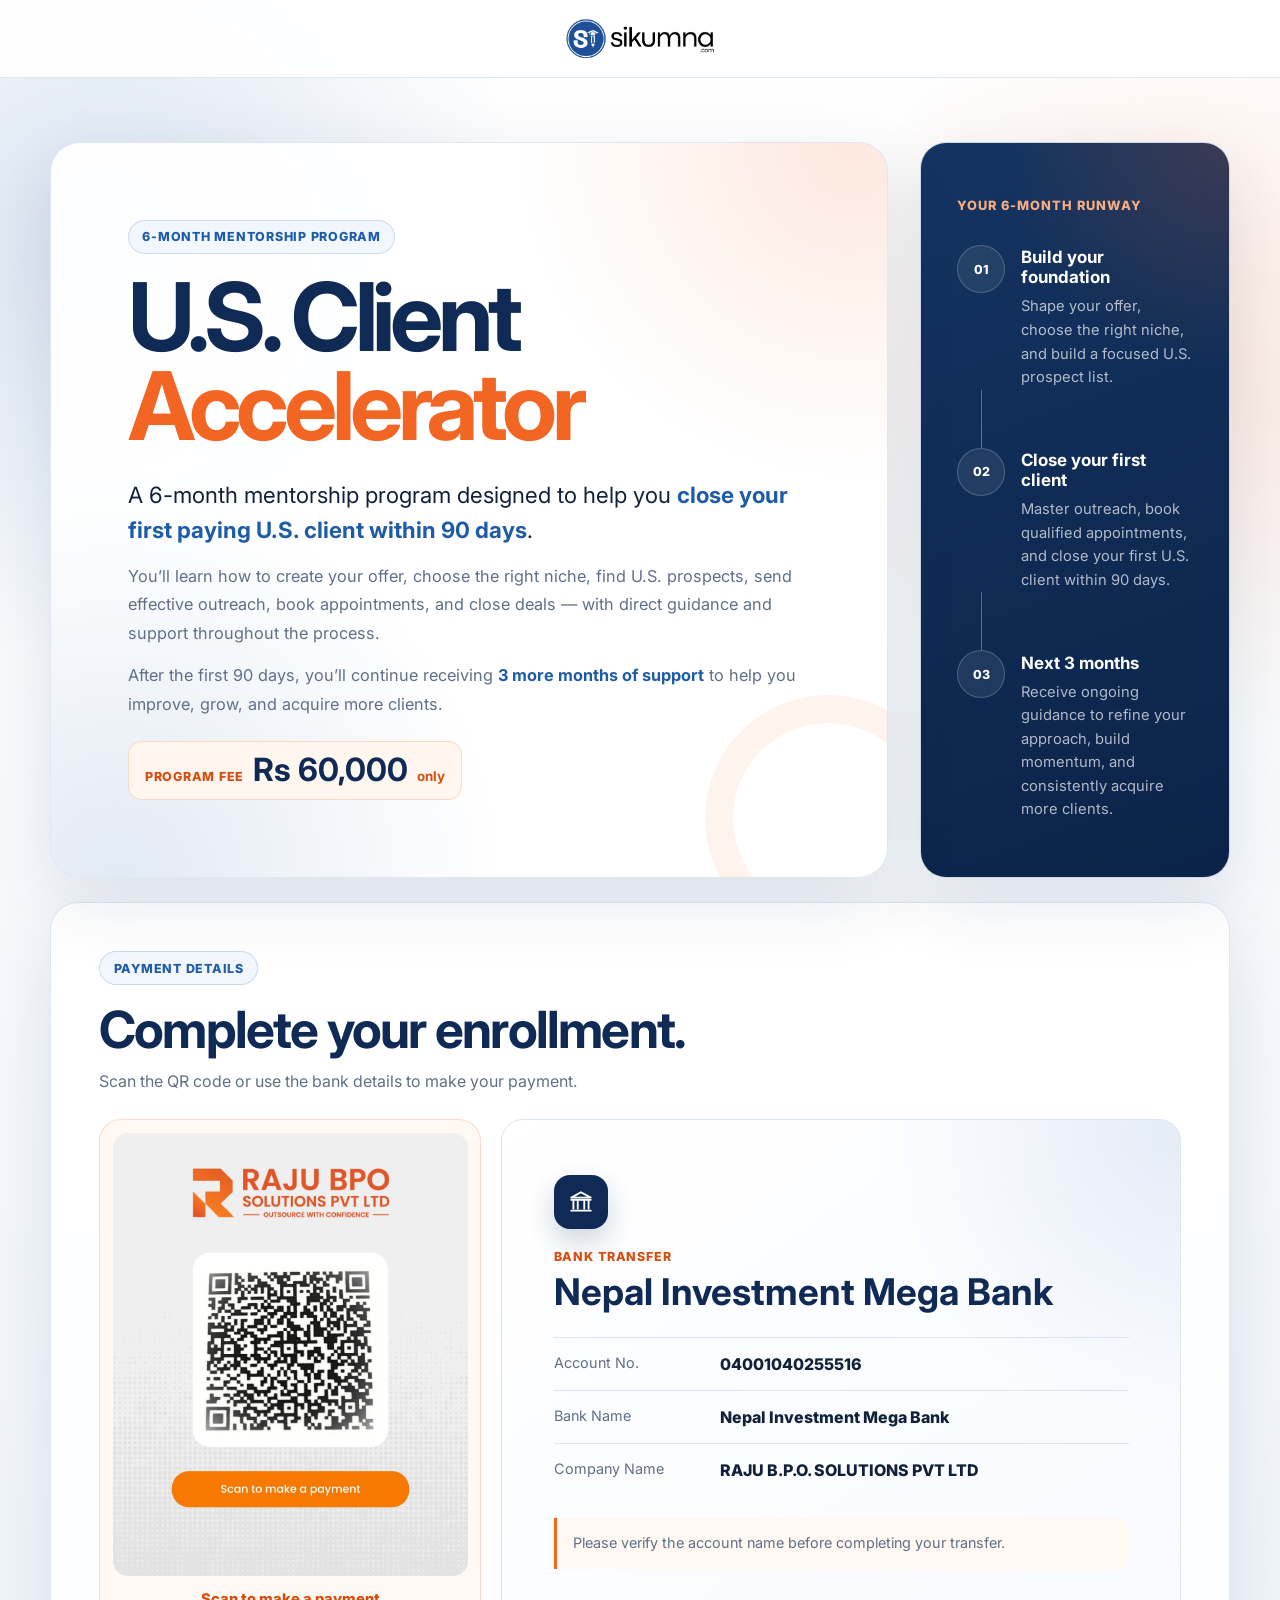
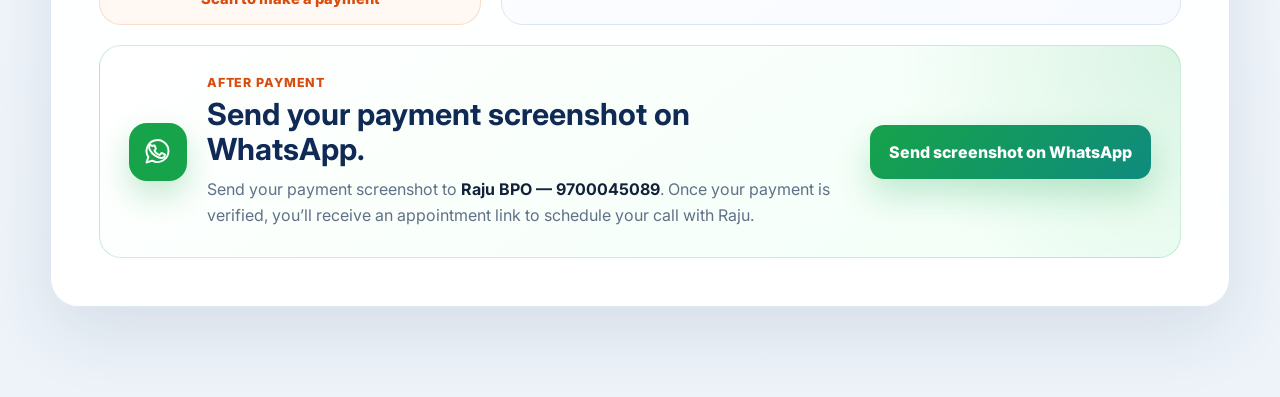
<file: ucap/index.html>
<!doctype html>
<html lang="en">
  <head>
    <meta charset="UTF-8" />
    <meta name="viewport" content="width=device-width, initial-scale=1.0" />
    <meta
      name="description"
      content="U.S. Client Accelerator — a 6-month mentorship program for landing and growing U.S. clients."
    />
    <title>U.S. Client Accelerator | Sikumna Payments</title>
    <link rel="icon" type="image/png" href="/assets/favicon.png" />
    <link rel="preconnect" href="https://fonts.googleapis.com" />
    <link rel="preconnect" href="https://fonts.gstatic.com" crossorigin />
    <link
      href="https://fonts.googleapis.com/css2?family=Inter:wght@400;500;600;700;800&display=swap"
      rel="stylesheet"
    />
    <link rel="stylesheet" href="/styles.css" />
    <link rel="stylesheet" href="/ucap/ucap.css" />
  </head>
  <body class="ucap-page">
    <header class="site-header" aria-label="Sikumna">
      <a class="header-home" href="/" aria-label="Sikumna home">
        <img
          class="header-logo"
          src="/assets/sikumna-logo.png"
          alt="Sikumna"
          width="918"
          height="240"
        />
      </a>
    </header>

    <main class="ucap-shell">
      <section class="ucap-hero" aria-labelledby="program-title">
        <div class="hero-content">
          <p class="program-badge">6-Month Mentorship Program</p>
          <h1 id="program-title">U.S. Client <span>Accelerator</span></h1>
          <p class="hero-lead">
            A 6-month mentorship program designed to help you
            <strong>close your first paying U.S. client within 90 days</strong>.
          </p>
          <p class="hero-copy">
            You’ll learn how to create your offer, choose the right niche, find
            U.S. prospects, send effective outreach, book appointments, and
            close deals — with direct guidance and support throughout the
            process.
          </p>
          <p class="hero-copy">
            After the first 90 days, you’ll continue receiving
            <strong>3 more months of support</strong> to help you improve, grow,
            and acquire more clients.
          </p>
          <div class="hero-fee" aria-label="Program fee: Rs 60,000 only">
            <span>Program Fee</span>
            <strong>Rs 60,000</strong>
            <small>only</small>
          </div>
        </div>

        <aside class="timeline-card" aria-label="Program timeline">
          <p class="timeline-kicker">Your 6-month runway</p>
          <div class="timeline-item">
            <span class="timeline-number">01</span>
            <div>
              <strong>Build your foundation</strong>
              <p>Shape your offer, choose the right niche, and build a focused U.S. prospect list.</p>
            </div>
          </div>
          <div class="timeline-line" aria-hidden="true"></div>
          <div class="timeline-item">
            <span class="timeline-number">02</span>
            <div>
              <strong>Close your first client</strong>
              <p>Master outreach, book qualified appointments, and close your first U.S. client within 90 days.</p>
            </div>
          </div>
          <div class="timeline-line" aria-hidden="true"></div>
          <div class="timeline-item">
            <span class="timeline-number">03</span>
            <div>
              <strong>Next 3 months</strong>
              <p>Receive ongoing guidance to refine your approach, build momentum, and consistently acquire more clients.</p>
            </div>
          </div>
        </aside>
      </section>

      <section class="payment-section" aria-labelledby="payment-title">
        <div class="payment-heading">
          <p class="program-badge">Payment Details</p>
          <h2 id="payment-title">Complete your enrollment.</h2>
          <p>Scan the QR code or use the bank details to make your payment.</p>
        </div>

        <div class="payment-grid">
          <figure class="payment-qr">
            <img
              src="/assets/raju-payment-qr.jpg"
              alt="RAJU BPO Solutions payment QR code"
              width="1080"
              height="1350"
            />
            <figcaption>Scan to make a payment</figcaption>
          </figure>

          <article class="bank-panel">
            <div class="bank-icon" aria-hidden="true">
              <svg viewBox="0 0 24 24" role="img">
                <path d="M3 10h18M5 10v8m4-8v8m6-8v8m4-8v8M3 20h18M12 3l9 5H3l9-5Z" />
              </svg>
            </div>
            <p class="bank-label">Bank Transfer</p>
            <h3>Nepal Investment Mega Bank</h3>
            <dl>
              <div>
                <dt>Account No.</dt>
                <dd>04001040255516</dd>
              </div>
              <div>
                <dt>Bank Name</dt>
                <dd>Nepal Investment Mega Bank</dd>
              </div>
              <div>
                <dt>Company Name</dt>
                <dd>RAJU B.P.O. SOLUTIONS PVT LTD</dd>
              </div>
            </dl>
            <p class="payment-note">
              Please verify the account name before completing your transfer.
            </p>
          </article>
        </div>

        <aside class="after-payment-card" aria-labelledby="after-payment-title">
          <div class="whatsapp-icon" aria-hidden="true">
            <svg viewBox="0 0 24 24" role="img">
              <path d="M20.5 11.7a8.5 8.5 0 0 1-12.6 7.4L3.5 20.5l1.4-4.2a8.5 8.5 0 1 1 15.6-4.6Z" />
              <path d="M8.2 7.8c.2-.5.4-.5.8-.5h.4c.2 0 .4 0 .5.4l.7 1.8c.1.3.1.5-.1.7l-.6.7c-.2.2-.2.4-.1.7.4.8 1 1.5 1.7 2 .8.6 1.5.9 1.8 1 .3.1.5 0 .7-.2l.8-1c.2-.2.4-.3.7-.2l1.8.8c.3.1.5.2.5.4 0 .2 0 1.1-.6 1.7-.5.6-1.3.9-2.2.9-1 0-2.7-.5-4.6-1.6-2.3-1.3-3.8-3.8-3.9-4-.1-.2-1-1.3-1-2.5 0-1.2.6-1.8.8-2.1Z" />
            </svg>
          </div>
          <div class="after-payment-copy">
            <p class="bank-label">After Payment</p>
            <h2 id="after-payment-title">Send your payment screenshot on WhatsApp.</h2>
            <p>
              Send your payment screenshot to
              <strong>Raju BPO — 9700045089</strong>. Once your payment is
              verified, you’ll receive an appointment link to schedule your
              call with Raju.
            </p>
          </div>
          <a
            class="whatsapp-button"
            href="https://wa.me/9779700045089?text=Hello%2C%20I%20have%20completed%20my%20UCAP%20payment.%20Here%20is%20my%20payment%20screenshot."
            target="_blank"
            rel="noreferrer"
          >
            Send screenshot on WhatsApp
          </a>
        </aside>
      </section>
    </main>
  </body>
</html>
</file>
<file: styles.css>
:root {
  --brand-blue: #225ca8;
  --brand-blue-dark: #123f78;
  --ink: #111827;
  --muted: #5d6878;
  --line: #dbe7f6;
  --surface: #ffffff;
  --wash: #f5f9ff;
}

* {
  box-sizing: border-box;
}

html {
  min-height: 100%;
  background: var(--wash);
}

body {
  min-height: 100vh;
  margin: 0;
  font-family:
    Inter,
    system-ui,
    -apple-system,
    BlinkMacSystemFont,
    "Segoe UI",
    sans-serif;
  color: var(--ink);
  background:
    radial-gradient(circle at top, rgba(34, 92, 168, 0.11), transparent 34rem),
    linear-gradient(180deg, #ffffff 0%, var(--wash) 100%);
}

.home-page {
  background:
    radial-gradient(circle at 16% 16%, rgba(34, 92, 168, 0.18), transparent 28rem),
    radial-gradient(circle at 84% 18%, rgba(34, 197, 94, 0.14), transparent 22rem),
    radial-gradient(circle at 52% 92%, rgba(249, 115, 22, 0.1), transparent 30rem),
    linear-gradient(180deg, #ffffff 0%, #f3f8ff 45%, #eaf3ff 100%);
}

.site-header {
  position: fixed;
  inset: 0 0 auto;
  z-index: 10;
  display: flex;
  align-items: center;
  justify-content: center;
  min-height: 78px;
  padding: 1rem 1.25rem;
  border-bottom: 1px solid rgba(219, 231, 246, 0.9);
  background: rgba(255, 255, 255, 0.92);
  backdrop-filter: blur(14px);
}

.header-logo {
  display: block;
  width: 150px;
  max-width: 44vw;
  height: auto;
}

.page-shell {
  min-height: 100vh;
  display: grid;
  place-items: center;
  padding: calc(78px + clamp(2rem, 5vw, 5rem)) 1.25rem clamp(2rem, 5vw, 5rem);
}

.home-hero {
  position: relative;
  width: min(100%, 1120px);
  display: grid;
  grid-template-columns: minmax(0, 1fr);
  gap: clamp(1.25rem, 3vw, 2rem);
  align-items: center;
}

.home-hero::after {
  content: "";
  position: absolute;
  right: -3rem;
  top: 50%;
  z-index: -1;
  width: min(44vw, 430px);
  aspect-ratio: 1;
  border-radius: 50%;
  background:
    radial-gradient(circle at 42% 40%, rgba(255, 255, 255, 0.82), transparent 28%),
    conic-gradient(from 160deg, rgba(34, 92, 168, 0.22), rgba(22, 163, 74, 0.2), rgba(249, 115, 22, 0.18), rgba(34, 92, 168, 0.22));
  filter: blur(1px);
  transform: translateY(-50%);
  opacity: 0.72;
}

.intro {
  width: min(100%, 760px);
  text-align: center;
}

.home-hero .intro {
  position: relative;
  width: min(100%, 920px);
  display: flex;
  flex-direction: column;
  justify-content: center;
  min-height: 350px;
  padding: clamp(1rem, 3vw, 2rem) 0;
  text-align: left;
}

.home-hero .intro::before {
  content: "";
  position: absolute;
  inset: 8% auto auto -2rem;
  width: 7px;
  height: 72%;
  border-radius: 999px;
  background: linear-gradient(180deg, var(--brand-blue), #16a34a, #f97316);
}

.eyebrow {
  display: inline-flex;
  align-items: center;
  min-height: 2.25rem;
  margin: 0 0 1rem;
  padding: 0 1rem;
  border: 1px solid var(--line);
  border-radius: 999px;
  background: rgba(255, 255, 255, 0.72);
  color: var(--brand-blue-dark);
  font-size: 0.82rem;
  font-weight: 700;
  letter-spacing: 0;
  text-transform: uppercase;
}

h1 {
  max-width: 720px;
  margin: 0 auto;
  color: var(--ink);
  font-size: clamp(2.05rem, 5vw, 4.25rem);
  line-height: 1.02;
  letter-spacing: 0;
}

.home-hero h1 {
  margin: 0;
  font-size: clamp(2.55rem, 6.5vw, 5.25rem);
  line-height: 0.98;
}

.summary {
  max-width: 650px;
  margin: 1.25rem auto 0;
  color: var(--muted);
  font-size: clamp(1rem, 2vw, 1.16rem);
  line-height: 1.75;
}

.home-hero .summary {
  margin-left: 0;
  margin-right: 0;
}

.contact-panel {
  width: min(100%, 860px);
  display: grid;
  grid-template-columns: auto minmax(0, 1fr) auto;
  gap: 1rem;
  align-items: center;
  padding: 1rem;
  border: 1px solid rgba(34, 92, 168, 0.14);
  border-radius: 999px;
  background:
    linear-gradient(90deg, rgba(236, 253, 245, 0.92), rgba(239, 246, 255, 0.92)),
    rgba(255, 255, 255, 0.92);
  box-shadow: 0 18px 44px rgba(18, 63, 120, 0.1);
}

.contact-avatar {
  width: 56px;
  aspect-ratio: 1;
  border-radius: 50%;
  object-fit: cover;
  object-position: center 28%;
  border: 3px solid #ffffff;
  box-shadow: 0 10px 24px rgba(18, 63, 120, 0.16);
}

.contact-kicker {
  display: block;
  margin-bottom: 0.22rem;
  color: #087443;
  font-size: 0.82rem;
  font-weight: 800;
  text-transform: uppercase;
}

.contact-panel h2 {
  margin: 0;
  color: var(--ink);
  font-size: clamp(1.25rem, 2.6vw, 1.65rem);
  line-height: 1.12;
}

.contact-panel p {
  margin: 0;
  color: var(--muted);
  font-size: 0.96rem;
  line-height: 1.55;
}

.contact-button {
  display: inline-flex;
  align-items: center;
  justify-content: center;
  min-height: 52px;
  padding: 0.9rem 1.15rem;
  border-radius: 999px;
  background: linear-gradient(135deg, #16a34a, #0f8b7e);
  color: #ffffff;
  font-weight: 800;
  text-decoration: none;
  box-shadow: 0 16px 34px rgba(22, 163, 74, 0.26);
}

.contact-button:hover {
  background: linear-gradient(135deg, #15803d, #0f766e);
}

@media (min-width: 901px) {
  .page-shell {
    place-items: center;
    padding-inline: clamp(2rem, 5vw, 5rem);
  }

  .home-hero {
    width: min(100%, 1180px);
    grid-template-columns: minmax(0, 1fr) 360px;
    gap: clamp(2rem, 5vw, 4rem);
  }

  .home-hero .intro {
    min-height: 460px;
    padding-block: 3.5rem;
  }

  .home-hero .intro::before {
    left: -2.25rem;
    width: 8px;
  }

  .home-hero h1 {
    max-width: 840px;
    font-size: clamp(4.25rem, 6vw, 6rem);
  }

  .home-hero .summary {
    max-width: 710px;
    font-size: 1.18rem;
  }

  .contact-panel {
    width: 100%;
    grid-template-columns: 1fr;
    justify-items: start;
    align-self: center;
    padding: 2rem;
    border-radius: 32px;
    background:
      radial-gradient(circle at 100% 0%, rgba(34, 197, 94, 0.22), transparent 13rem),
      radial-gradient(circle at 0% 100%, rgba(249, 115, 22, 0.16), transparent 12rem),
      rgba(255, 255, 255, 0.92);
    box-shadow: 0 26px 80px rgba(18, 63, 120, 0.14);
  }

  .contact-avatar {
    width: 72px;
    margin-bottom: 0.35rem;
  }

  .contact-panel h2 {
    font-size: 2.35rem;
  }

  .contact-panel p {
    margin-top: 0.25rem;
    font-size: 1.02rem;
    line-height: 1.7;
  }

  .contact-button {
    width: 100%;
    margin-top: 0.4rem;
  }
}

@media (max-width: 900px) {
  .home-hero::after {
    display: none;
  }

  .home-hero .intro {
    min-height: auto;
  }

  .contact-panel {
    grid-template-columns: auto minmax(0, 1fr);
    border-radius: 24px;
  }

  .contact-panel p,
  .contact-button {
    grid-column: 1 / -1;
  }
}

@media (max-width: 540px) {
  .site-header {
    min-height: 68px;
  }

  .header-logo {
    width: 128px;
  }

  .page-shell {
    place-items: start center;
    padding-top: calc(68px + 1.25rem);
  }

  .home-hero .intro {
    padding: 1.35rem 0;
  }

  .home-hero .intro::before {
    inset: 0 auto auto 0;
    width: 100%;
    height: 5px;
  }

  .contact-panel {
    padding: 1rem;
    border-radius: 18px;
  }

  .contact-avatar {
    width: 48px;
  }

  .eyebrow {
    font-size: 0.72rem;
  }
}
</file>
<file: ai-marketing-launchpad/syllabus.css>
.syllabus-page {
  background:
    radial-gradient(circle at 8% 4%, rgba(37, 99, 235, 0.34), transparent 30rem),
    radial-gradient(circle at 94% 8%, rgba(217, 70, 239, 0.24), transparent 25rem),
    radial-gradient(circle at 18% 76%, rgba(16, 185, 129, 0.26), transparent 30rem),
    radial-gradient(circle at 82% 96%, rgba(249, 115, 22, 0.28), transparent 32rem),
    linear-gradient(180deg, #ffffff 0%, #f6fbff 34%, #e9f5ff 100%);
}

.syllabus-shell {
  width: min(100%, 1180px);
  margin: 0 auto;
  padding: calc(78px + clamp(1.5rem, 5vw, 4rem)) 1.25rem clamp(3rem, 6vw, 5rem);
}

.syllabus-hero {
  position: relative;
  display: grid;
  grid-template-columns: minmax(0, 1fr) 320px;
  gap: clamp(1.25rem, 4vw, 3rem);
  align-items: center;
  min-height: 430px;
  margin-bottom: 1.5rem;
  padding: clamp(1.4rem, 4vw, 2.4rem);
  border: 1px solid rgba(219, 231, 246, 0.8);
  border-radius: 34px;
  overflow: hidden;
  background:
    radial-gradient(circle at 100% 0%, rgba(16, 185, 129, 0.32), transparent 19rem),
    radial-gradient(circle at 0% 100%, rgba(249, 115, 22, 0.28), transparent 19rem),
    radial-gradient(circle at 18% 12%, rgba(37, 99, 235, 0.18), transparent 18rem),
    linear-gradient(135deg, rgba(255, 255, 255, 0.98), rgba(232, 244, 255, 0.96));
  box-shadow: 0 32px 96px rgba(18, 63, 120, 0.2);
}

.syllabus-hero::after {
  content: "";
  position: absolute;
  right: -7rem;
  bottom: -8rem;
  width: min(48vw, 460px);
  aspect-ratio: 1;
  border-radius: 50%;
  background: conic-gradient(from 150deg, rgba(37, 99, 235, 0.42), rgba(16, 185, 129, 0.38), rgba(249, 115, 22, 0.34), rgba(217, 70, 239, 0.32), rgba(37, 99, 235, 0.42));
  opacity: 0.86;
}

.syllabus-hero h1 {
  position: relative;
  max-width: 900px;
  margin: 0;
  font-size: clamp(3rem, 8vw, 6.6rem);
  line-height: 0.94;
}

.lead {
  position: relative;
  max-width: 760px;
  margin: 1.25rem 0 0;
  color: var(--muted);
  font-size: clamp(1.08rem, 2vw, 1.26rem);
  line-height: 1.75;
}

.hero-actions {
  position: relative;
  display: flex;
  flex-wrap: wrap;
  gap: 0.8rem;
  margin-top: 1.6rem;
}

.primary-link,
.secondary-link {
  display: inline-flex;
  align-items: center;
  justify-content: center;
  min-height: 52px;
  padding: 0.9rem 1.2rem;
  border-radius: 999px;
  font-weight: 800;
  text-decoration: none;
}

.primary-link {
  background: linear-gradient(135deg, #ff7a1a 0%, #ff3158 48%, #c026d3 100%);
  color: #ffffff;
  box-shadow: 0 18px 42px rgba(255, 49, 88, 0.34);
}

.secondary-link {
  border: 1px solid rgba(37, 99, 235, 0.28);
  background: rgba(255, 255, 255, 0.9);
  color: #1d4ed8;
}

.hero-summary,
.section-block,
.value-section,
.message-section,
.final-cta {
  border: 1px solid rgba(219, 231, 246, 0.96);
  background: rgba(255, 255, 255, 0.92);
  box-shadow: 0 22px 64px rgba(18, 63, 120, 0.11);
}

.hero-summary {
  position: relative;
  z-index: 1;
  display: grid;
  gap: 0.55rem;
  padding: 1.45rem;
  border-radius: 24px;
  background:
    radial-gradient(circle at 100% 0%, rgba(37, 99, 235, 0.24), transparent 12rem),
    radial-gradient(circle at 0% 100%, rgba(16, 185, 129, 0.18), transparent 11rem),
    rgba(255, 255, 255, 0.78);
  backdrop-filter: blur(10px);
}

.hero-summary span {
  color: var(--muted);
  font-size: 0.84rem;
  font-weight: 700;
  text-transform: uppercase;
}

.hero-summary strong {
  margin-bottom: 0.7rem;
  color: var(--ink);
  font-size: 1.2rem;
  line-height: 1.25;
}

.overview-grid,
.pillar-grid,
.bonus-grid,
.deliverables-grid,
.check-grid {
  display: grid;
  gap: 1rem;
}

.overview-grid {
  grid-template-columns: repeat(3, minmax(0, 1fr));
  margin-bottom: 1rem;
}

.overview-grid article,
.pillar-grid article,
.bonus-grid article,
.deliverables-grid span,
.check-grid li {
  border: 1px solid rgba(219, 231, 246, 0.96);
  border-radius: 18px;
  background:
    linear-gradient(180deg, rgba(255, 255, 255, 0.98), rgba(248, 252, 255, 0.96));
  box-shadow: 0 12px 34px rgba(18, 63, 120, 0.06);
}

.overview-grid article {
  padding: 1rem;
  border-top: 4px solid rgba(37, 99, 235, 0.72);
}

.overview-grid span {
  display: block;
  margin-bottom: 0.35rem;
  color: var(--muted);
  font-size: 0.83rem;
  font-weight: 800;
  text-transform: uppercase;
}

.overview-grid strong {
  color: var(--ink);
  line-height: 1.35;
}

.section-block,
.message-section,
.final-cta {
  margin-top: 1rem;
  padding: clamp(1.2rem, 4vw, 2.2rem);
  border-radius: 28px;
}

.section-title {
  max-width: 820px;
  margin-bottom: 1.2rem;
}

.section-title h2,
.section-block h2,
.value-section h2,
.message-section h2,
.final-cta h2 {
  margin: 0;
  color: var(--ink);
  font-size: clamp(1.85rem, 4vw, 3rem);
  line-height: 1.05;
}

.section-title p:not(.eyebrow),
.section-block p,
.message-section p,
.final-cta p {
  color: var(--muted);
  line-height: 1.75;
}

.pillar-grid {
  grid-template-columns: repeat(5, minmax(0, 1fr));
}

.pillar-grid article,
.bonus-grid article {
  padding: 1rem;
}

.pillar-grid article:nth-child(1),
.bonus-grid article:nth-child(1) {
  border-top: 5px solid #2563eb;
}

.pillar-grid article:nth-child(2),
.bonus-grid article:nth-child(2) {
  border-top: 5px solid #10b981;
}

.pillar-grid article:nth-child(3),
.bonus-grid article:nth-child(3) {
  border-top: 5px solid #f97316;
}

.pillar-grid article:nth-child(4),
.bonus-grid article:nth-child(4) {
  border-top: 5px solid #d946ef;
}

.pillar-grid article:nth-child(5),
.bonus-grid article:nth-child(5) {
  border-top: 5px solid #06b6d4;
}

.pillar-grid b,
.bonus-grid h3 {
  display: block;
  color: var(--ink);
}

.pillar-grid p,
.bonus-grid p {
  margin-bottom: 0;
}

.course-list {
  display: grid;
  gap: 1rem;
}

.course-card {
  display: grid;
  grid-template-columns: 110px minmax(0, 1fr);
  gap: 0.3rem 1.25rem;
  padding: 1.25rem;
  border: 1px solid rgba(219, 231, 246, 0.96);
  border-left: 6px solid #2563eb;
  border-radius: 20px;
  background:
    radial-gradient(circle at 100% 0%, rgba(16, 185, 129, 0.16), transparent 14rem),
    radial-gradient(circle at 0% 100%, rgba(37, 99, 235, 0.1), transparent 13rem),
    linear-gradient(180deg, rgba(255, 255, 255, 0.99), rgba(248, 252, 255, 0.98));
  box-shadow: 0 14px 38px rgba(18, 63, 120, 0.07);
}

.course-card span {
  grid-row: span 5;
  width: fit-content;
  height: fit-content;
  padding: 0.45rem 0.65rem;
  border-radius: 999px;
  background: linear-gradient(135deg, #dbeafe, #d1fae5);
  color: #1d4ed8;
  font-size: 0.82rem;
  font-weight: 800;
}

.course-card h3 {
  margin: 0;
  color: var(--ink);
  font-size: clamp(1.25rem, 3vw, 1.65rem);
}

.course-card p {
  margin: 0.35rem 0 0;
}

.course-card ul,
.clean-list,
.check-grid,
.step-list,
.number-list {
  padding-left: 1.15rem;
  color: var(--muted);
  line-height: 1.75;
}

.course-card .tools,
.course-card .outcome {
  color: var(--brand-blue-dark);
  font-weight: 700;
}

.two-column-section {
  display: grid;
  grid-template-columns: repeat(2, minmax(0, 1fr));
  gap: 1rem;
}

.compact {
  height: 100%;
}

.number-list {
  margin-bottom: 0;
}

.deliverables-grid {
  grid-template-columns: repeat(3, minmax(0, 1fr));
}

.deliverables-grid span {
  padding: 1rem;
  color: var(--ink);
  font-weight: 800;
}

.callout {
  margin: 1rem 0 0;
  padding: 1rem;
  border-radius: 18px;
  background:
    radial-gradient(circle at 100% 0%, rgba(249, 115, 22, 0.26), transparent 12rem),
    linear-gradient(135deg, #dbeafe, #d1fae5);
  color: #1d4ed8 !important;
  font-weight: 800;
}

.bonus-grid {
  grid-template-columns: repeat(5, minmax(0, 1fr));
}

.value-section {
  display: grid;
  grid-template-columns: minmax(0, 0.85fr) minmax(360px, 1fr);
  gap: 1.5rem;
  align-items: center;
  margin-top: 1rem;
  padding: clamp(1.2rem, 4vw, 2.2rem);
  border-radius: 24px;
  background:
    radial-gradient(circle at 100% 0%, rgba(249, 115, 22, 0.34), transparent 15rem),
    radial-gradient(circle at 0% 100%, rgba(217, 70, 239, 0.18), transparent 14rem),
    rgba(255, 255, 255, 0.92);
}

.value-table {
  display: grid;
  gap: 0.6rem;
}

.value-table div {
  display: flex;
  justify-content: space-between;
  gap: 1rem;
  padding: 0.85rem 1rem;
  border-radius: 14px;
  background: rgba(255, 255, 255, 0.9);
  color: var(--muted);
  box-shadow: 0 10px 28px rgba(18, 63, 120, 0.06);
}

.value-table strong {
  color: var(--ink);
  white-space: nowrap;
}

.check-grid {
  grid-template-columns: repeat(3, minmax(0, 1fr));
  padding-left: 0;
  list-style: none;
}

.check-grid li {
  padding: 1rem;
  color: var(--ink);
  font-weight: 700;
}

.warning {
  background:
    radial-gradient(circle at 100% 0%, rgba(239, 68, 68, 0.16), transparent 14rem),
    radial-gradient(circle at 0% 100%, rgba(249, 115, 22, 0.12), transparent 12rem),
    rgba(255, 255, 255, 0.9);
}

.step-list {
  display: grid;
  gap: 0.8rem;
  margin-bottom: 0;
}

.faq-list {
  display: grid;
  gap: 0.75rem;
}

details {
  border: 1px solid rgba(219, 231, 246, 0.96);
  border-radius: 16px;
  background:
    linear-gradient(180deg, #ffffff, #f9fcff);
  box-shadow: 0 10px 28px rgba(18, 63, 120, 0.05);
}

summary {
  cursor: pointer;
  padding: 1rem;
  color: var(--ink);
  font-weight: 800;
}

details p {
  margin: 0;
  padding: 0 1rem 1rem;
}

.message-section {
  background:
    radial-gradient(circle at 0% 0%, rgba(37, 99, 235, 0.24), transparent 16rem),
    radial-gradient(circle at 100% 100%, rgba(16, 185, 129, 0.2), transparent 15rem),
    rgba(255, 255, 255, 0.92);
}

.message-section strong {
  display: block;
  margin-top: 1rem;
  color: var(--ink);
}

.final-cta {
  display: grid;
  grid-template-columns: minmax(0, 1fr) auto;
  gap: 1rem;
  align-items: center;
  background:
    radial-gradient(circle at 100% 0%, rgba(16, 185, 129, 0.3), transparent 16rem),
    radial-gradient(circle at 0% 100%, rgba(249, 115, 22, 0.24), transparent 16rem),
    radial-gradient(circle at 50% 0%, rgba(217, 70, 239, 0.12), transparent 16rem),
    linear-gradient(135deg, rgba(255, 255, 255, 0.97), rgba(232, 244, 255, 0.94));
}

@media (max-width: 1000px) {
  .syllabus-hero,
  .value-section,
  .final-cta {
    grid-template-columns: 1fr;
  }

  .overview-grid,
  .pillar-grid,
  .bonus-grid,
  .deliverables-grid,
  .check-grid {
    grid-template-columns: repeat(2, minmax(0, 1fr));
  }
}

@media (max-width: 760px) {
  .syllabus-shell {
    padding-top: calc(68px + 1.25rem);
  }

  .syllabus-hero {
    min-height: auto;
  }

  .overview-grid,
  .pillar-grid,
  .bonus-grid,
  .deliverables-grid,
  .check-grid,
  .two-column-section {
    grid-template-columns: 1fr;
  }

  .section-block,
  .value-section,
  .message-section,
  .final-cta,
  .hero-summary {
    border-radius: 18px;
  }

  .syllabus-hero {
    border-radius: 22px;
    padding: 1.15rem;
  }

  .syllabus-hero::after {
    display: none;
  }

  .course-card {
    grid-template-columns: 1fr;
  }

  .course-card span {
    grid-row: auto;
  }

  .value-table div {
    display: grid;
    gap: 0.25rem;
  }
}
</file>
<file: ai/payment.css>
.payment-page {
  background:
    radial-gradient(circle at 15% 10%, rgba(34, 92, 168, 0.18), transparent 28rem),
    radial-gradient(circle at 82% 14%, rgba(34, 197, 94, 0.14), transparent 22rem),
    radial-gradient(circle at 50% 92%, rgba(249, 115, 22, 0.1), transparent 30rem),
    linear-gradient(180deg, #ffffff 0%, #f3f8ff 45%, #eaf3ff 100%);
}

.header-home {
  display: inline-flex;
  align-items: center;
}

.payment-shell {
  width: min(100%, 1240px);
  margin: 0 auto;
  padding: calc(78px + clamp(2rem, 5vw, 4rem)) 1.25rem clamp(2.5rem, 6vw, 5rem);
}

.payment-hero {
  display: grid;
  grid-template-columns: minmax(0, 1.45fr) minmax(340px, 0.55fr);
  gap: clamp(1.5rem, 3vw, 2.4rem);
  align-items: stretch;
  margin-bottom: 1.25rem;
}

.hero-copy {
  min-height: 390px;
  display: flex;
  flex-direction: column;
  justify-content: center;
  padding: clamp(2rem, 5vw, 4.5rem);
  border: 1px solid rgba(219, 231, 246, 0.92);
  border-radius: 28px;
  background:
    radial-gradient(circle at 88% 16%, rgba(34, 197, 94, 0.18), transparent 17rem),
    radial-gradient(circle at 20% 86%, rgba(249, 115, 22, 0.12), transparent 18rem),
    linear-gradient(135deg, rgba(255, 255, 255, 0.96), rgba(238, 246, 255, 0.92));
  box-shadow: 0 26px 80px rgba(18, 63, 120, 0.14);
}

.hero-copy h1,
.section-heading h2,
.support-card h2 {
  margin: 0;
  color: var(--ink);
  letter-spacing: 0;
}

.hero-copy h1 {
  max-width: 760px;
  font-size: clamp(2.65rem, 7vw, 5.8rem);
  line-height: 0.96;
}

.subheading {
  margin: 1.2rem 0 0;
  color: #0f766e;
  font-size: clamp(1.15rem, 2.4vw, 1.65rem);
  font-weight: 800;
  line-height: 1.28;
}

.hero-text {
  max-width: 650px;
  margin: 1rem 0 0;
  color: var(--muted);
  font-size: 1.08rem;
  line-height: 1.8;
}

.syllabus-link {
  display: inline-flex;
  align-items: center;
  justify-content: center;
  width: fit-content;
  min-height: 52px;
  margin-top: 1.5rem;
  padding: 0.9rem 1.15rem;
  border-radius: 999px;
  background: linear-gradient(135deg, var(--brand-blue), #0f766e);
  color: #ffffff;
  font-weight: 800;
  text-decoration: none;
  box-shadow: 0 16px 34px rgba(18, 63, 120, 0.2);
}

.syllabus-link:hover {
  background: linear-gradient(135deg, var(--brand-blue-dark), #0f766e);
}

.price-card,
.panel {
  border: 1px solid rgba(219, 231, 246, 0.96);
  background: rgba(255, 255, 255, 0.9);
  box-shadow: 0 20px 60px rgba(18, 63, 120, 0.11);
}

.price-card {
  display: flex;
  flex-direction: column;
  justify-content: center;
  padding: 1.4rem;
  border-radius: 24px;
}

.card-label {
  margin: 0 0 1.25rem;
  color: var(--brand-blue-dark);
  font-size: 0.82rem;
  font-weight: 800;
  text-transform: uppercase;
}

.price-row {
  display: flex;
  align-items: center;
  justify-content: space-between;
  gap: 1rem;
  color: var(--muted);
}

.price-row strong {
  color: var(--ink);
  font-size: 1.25rem;
}

.vat-note {
  margin: 0.4rem 0 1.25rem;
  color: var(--muted);
  font-size: 0.92rem;
}

.offer-box {
  padding: 1.4rem;
  border-radius: 18px;
  background:
    radial-gradient(circle at 12% 0%, rgba(255, 255, 255, 0.24), transparent 9rem),
    linear-gradient(135deg, #f97316 0%, #ef4444 48%, #c026d3 100%);
  color: #ffffff;
  box-shadow: 0 18px 42px rgba(239, 68, 68, 0.28);
}

.offer-box span,
.offer-box small {
  display: block;
}

.offer-box span {
  font-weight: 700;
}

.offer-box strong {
  display: block;
  margin: 0.45rem 0 0.25rem;
  font-size: clamp(2.2rem, 5vw, 3.1rem);
  line-height: 1;
}

.offer-box small {
  color: rgba(255, 255, 255, 0.8);
}

.offer-timer {
  width: fit-content;
  margin: 1rem 0 0;
  padding: 0.55rem 0.75rem;
  border-radius: 999px;
  background: rgba(255, 255, 255, 0.18);
  color: #ffffff;
  font-size: 0.86rem;
  font-weight: 800;
}

.content-grid {
  display: grid;
  grid-template-columns: minmax(0, 1fr) minmax(330px, 0.38fr);
  gap: 1.5rem;
  align-items: start;
}

.panel {
  border-radius: 24px;
  padding: clamp(1.1rem, 3vw, 1.8rem);
}

.section-heading {
  margin-bottom: 1rem;
}

.section-heading h2,
.support-card h2 {
  font-size: clamp(1.6rem, 3vw, 2.35rem);
  line-height: 1.12;
}

.method-card {
  min-width: 0;
  display: grid;
  gap: 1rem;
  padding: 1.25rem;
  border: 1px solid var(--line);
  border-radius: 18px;
  background:
    linear-gradient(180deg, rgba(255, 255, 255, 0.98), rgba(248, 252, 255, 0.98));
}

.method-card + .method-card {
  margin-top: 1rem;
}

.method-card h3 {
  margin: 0 0 0.35rem;
  color: var(--ink);
  font-size: 1.2rem;
}

.method-card p {
  margin: 0;
  color: var(--muted);
  line-height: 1.6;
}

.esewa-card {
  grid-template-columns: minmax(0, 1fr) 220px;
  align-items: center;
  border-color: rgba(34, 197, 94, 0.24);
  background:
    radial-gradient(circle at 98% 18%, rgba(34, 197, 94, 0.13), transparent 14rem),
    linear-gradient(180deg, #ffffff, #f5fff8);
}

.large-number {
  display: inline-flex;
  align-items: center;
  justify-content: center;
  width: fit-content;
  margin-top: 1rem !important;
  padding: 0.85rem 1rem;
  border-radius: 14px;
  background: #ecfdf5;
  color: #087443 !important;
  font-size: clamp(1.25rem, 3vw, 1.7rem);
  font-weight: 800;
  white-space: nowrap;
}

.bank-card {
  grid-template-columns: minmax(0, 1fr) 220px;
  align-items: center;
}

.bank-card:nth-of-type(2) {
  border-color: rgba(34, 92, 168, 0.22);
}

.bank-card:nth-of-type(3) {
  border-color: rgba(14, 116, 144, 0.2);
}

.bank-details {
  min-width: 0;
}

dl {
  display: grid;
  gap: 0.75rem;
  margin: 1rem 0 0;
}

dl div {
  display: grid;
  grid-template-columns: 140px minmax(0, 1fr);
  gap: 1rem;
}

dt {
  color: var(--muted);
  font-size: 0.9rem;
}

dd {
  min-width: 0;
  margin: 0;
  color: var(--ink);
  font-weight: 700;
  overflow-wrap: anywhere;
}

.qr-card {
  width: 100%;
  min-width: 0;
  display: grid;
  gap: 0.7rem;
  justify-items: center;
}

.qr-card img {
  width: min(100%, 210px);
  aspect-ratio: 1;
  object-fit: cover;
  object-position: top center;
  border: 1px solid var(--line);
  border-radius: 16px;
  background: #ffffff;
  box-shadow: 0 12px 30px rgba(17, 24, 39, 0.08);
}

.qr-card img.esewa-qr-image {
  aspect-ratio: auto;
  object-fit: contain;
}

.qr-card img.sen-kumari-qr-image {
  aspect-ratio: auto;
  object-fit: contain;
}

.qr-card span {
  color: var(--brand-blue-dark);
  font-size: 0.9rem;
  font-weight: 800;
}

.support-card {
  position: sticky;
  top: 96px;
}

.support-photo {
  display: block;
  width: 92px;
  aspect-ratio: 1;
  margin: 0 0 1rem;
  border-radius: 50%;
  object-fit: cover;
  object-position: center 28%;
  border: 3px solid #ffffff;
  box-shadow: 0 14px 30px rgba(18, 63, 120, 0.16);
}

.support-card p:not(.eyebrow) {
  color: var(--muted);
  line-height: 1.75;
}

.support-number {
  margin: 1.25rem 0;
  padding: 1rem;
  border: 1px solid var(--line);
  border-radius: 16px;
  background: #f7fbff;
}

.support-number span,
.support-number strong {
  display: block;
}

.support-number span {
  color: var(--muted);
  font-size: 0.88rem;
}

.support-number strong {
  margin-top: 0.25rem;
  color: var(--ink);
  font-size: 1.45rem;
}

.whatsapp-button {
  display: inline-flex;
  align-items: center;
  justify-content: center;
  width: 100%;
  min-height: 54px;
  padding: 0.9rem 1.1rem;
  border-radius: 16px;
  background: linear-gradient(135deg, #16a34a, #0f8b7e);
  color: #ffffff;
  font-weight: 800;
  text-decoration: none;
  box-shadow: 0 16px 34px rgba(22, 163, 74, 0.26);
}

.whatsapp-button:hover {
  background: linear-gradient(135deg, #15803d, #0f766e);
}

@media (min-width: 1100px) {
  .payment-options {
    padding: 2rem;
  }

  .method-card {
    padding: 1.45rem;
  }

  .bank-card,
  .esewa-card {
    grid-template-columns: minmax(0, 1fr) 240px;
  }

  .qr-card img {
    width: min(100%, 232px);
  }
}

@media (max-width: 900px) {
  .payment-hero,
  .content-grid {
    grid-template-columns: 1fr;
  }

  .hero-copy {
    min-height: auto;
  }

  .support-card {
    position: static;
  }
}

@media (max-width: 640px) {
  .payment-shell {
    padding-top: calc(68px + 1.25rem);
  }

  .hero-copy,
  .price-card,
  .panel {
    border-radius: 18px;
  }

  .hero-copy {
    padding: 1.35rem;
  }

  .syllabus-link {
    width: 100%;
    text-align: center;
  }

  .esewa-card,
  .bank-card {
    grid-template-columns: 1fr;
  }

  .large-number {
    width: 100%;
    text-align: center;
  }

  dl div {
    grid-template-columns: 1fr;
    gap: 0.2rem;
  }

  .qr-card img {
    width: min(100%, 230px);
  }
}
</file>
<file: ucap/ucap.css>
:root {
  --ucap-navy: #102a56;
  --ucap-blue: #1e5ca8;
  --ucap-orange: #f26522;
  --ucap-orange-dark: #d84d0d;
  --ucap-ink: #12213a;
  --ucap-muted: #607087;
  --ucap-line: #dce6f2;
}

.ucap-page {
  background:
    radial-gradient(circle at 8% 12%, rgba(30, 92, 168, 0.16), transparent 27rem),
    radial-gradient(circle at 92% 18%, rgba(242, 101, 34, 0.14), transparent 24rem),
    linear-gradient(180deg, #ffffff 0%, #f5f8fc 52%, #edf3f9 100%);
}

.header-home {
  display: inline-flex;
  align-items: center;
}

.ucap-shell {
  width: min(100%, 1220px);
  margin: 0 auto;
  padding: calc(78px + clamp(2rem, 5vw, 4.5rem)) 1.25rem clamp(3rem, 7vw, 6rem);
}

.ucap-hero {
  position: relative;
  display: grid;
  grid-template-columns: minmax(0, 1.5fr) minmax(310px, 0.5fr);
  gap: clamp(1.25rem, 3vw, 2rem);
  align-items: stretch;
}

.hero-content,
.timeline-card,
.payment-section {
  border: 1px solid rgba(220, 230, 242, 0.94);
  background: rgba(255, 255, 255, 0.92);
  box-shadow: 0 24px 72px rgba(16, 42, 86, 0.11);
}

.hero-content {
  position: relative;
  overflow: hidden;
  display: flex;
  min-height: 540px;
  flex-direction: column;
  justify-content: center;
  padding: clamp(2rem, 6vw, 5rem);
  border-radius: 30px;
  background:
    radial-gradient(circle at 96% 0%, rgba(242, 101, 34, 0.15), transparent 21rem),
    radial-gradient(circle at 8% 100%, rgba(30, 92, 168, 0.13), transparent 24rem),
    rgba(255, 255, 255, 0.94);
}

.hero-content::after {
  content: "";
  position: absolute;
  inset: auto -64px -64px auto;
  width: 190px;
  aspect-ratio: 1;
  border: 28px solid rgba(242, 101, 34, 0.08);
  border-radius: 50%;
}

.program-badge {
  display: inline-flex;
  width: fit-content;
  align-items: center;
  min-height: 34px;
  margin: 0 0 1.15rem;
  padding: 0.45rem 0.85rem;
  border: 1px solid rgba(30, 92, 168, 0.18);
  border-radius: 999px;
  background: #f2f7fd;
  color: var(--ucap-blue);
  font-size: 0.78rem;
  font-weight: 800;
  letter-spacing: 0.06em;
  text-transform: uppercase;
}

.hero-content h1 {
  max-width: 800px;
  margin: 0;
  color: var(--ucap-navy);
  font-size: clamp(3rem, 7.4vw, 6rem);
  line-height: 0.94;
  letter-spacing: -0.055em;
}

.hero-content h1 span {
  color: var(--ucap-orange);
}

.hero-lead {
  max-width: 720px;
  margin: 1.65rem 0 0;
  color: var(--ucap-ink);
  font-size: clamp(1.12rem, 2.2vw, 1.4rem);
  line-height: 1.6;
}

.hero-lead strong,
.hero-copy strong {
  color: var(--ucap-blue);
}

.hero-copy {
  max-width: 740px;
  margin: 0.85rem 0 0;
  color: var(--ucap-muted);
  font-size: 1.02rem;
  line-height: 1.75;
}

.hero-fee {
  position: relative;
  z-index: 1;
  display: flex;
  width: fit-content;
  align-items: baseline;
  gap: 0.55rem;
  margin-top: 1.4rem;
  padding: 0.8rem 1rem;
  border: 1px solid rgba(242, 101, 34, 0.2);
  border-radius: 14px;
  background: #fff6ef;
  color: var(--ucap-orange-dark);
}

.hero-fee span {
  font-size: 0.78rem;
  font-weight: 800;
  letter-spacing: 0.06em;
  text-transform: uppercase;
}

.hero-fee strong {
  color: var(--ucap-navy);
  font-size: clamp(1.45rem, 3vw, 2rem);
  line-height: 1;
}

.hero-fee small {
  font-weight: 700;
}

.timeline-card {
  display: flex;
  flex-direction: column;
  justify-content: center;
  padding: clamp(1.5rem, 3vw, 2.25rem);
  border-radius: 26px;
  background:
    radial-gradient(circle at 100% 0%, rgba(242, 101, 34, 0.18), transparent 14rem),
    linear-gradient(160deg, #143461, #0b2349);
  color: #ffffff;
}

.timeline-kicker {
  margin: 0 0 2rem;
  color: #f8ae82;
  font-size: 0.8rem;
  font-weight: 800;
  letter-spacing: 0.08em;
  text-transform: uppercase;
}

.timeline-item {
  display: grid;
  grid-template-columns: 48px minmax(0, 1fr);
  gap: 1rem;
  align-items: start;
}

.timeline-number {
  display: grid;
  width: 48px;
  aspect-ratio: 1;
  place-items: center;
  border: 1px solid rgba(255, 255, 255, 0.2);
  border-radius: 50%;
  background: rgba(255, 255, 255, 0.08);
  color: #ffffff;
  font-size: 0.78rem;
  font-weight: 800;
}

.timeline-item strong {
  display: block;
  margin-top: 0.15rem;
  font-size: 1.06rem;
}

.timeline-item p {
  margin: 0.5rem 0 0;
  color: rgba(255, 255, 255, 0.68);
  font-size: 0.92rem;
  line-height: 1.6;
}

.timeline-line {
  width: 1px;
  height: 58px;
  margin-left: 24px;
  background: linear-gradient(rgba(255, 255, 255, 0.3), rgba(242, 101, 34, 0.72));
}

.payment-section {
  margin-top: 1.5rem;
  padding: clamp(1.4rem, 4vw, 3rem);
  border-radius: 28px;
}

.payment-heading {
  max-width: 680px;
  margin-bottom: 1.5rem;
}

.payment-heading h2 {
  margin: 0;
  color: var(--ucap-navy);
  font-size: clamp(2rem, 4vw, 3.25rem);
  line-height: 1.05;
  letter-spacing: -0.035em;
}

.payment-heading > p:last-child {
  margin: 0.75rem 0 0;
  color: var(--ucap-muted);
  line-height: 1.6;
}

.payment-grid {
  display: grid;
  grid-template-columns: minmax(280px, 0.72fr) minmax(0, 1.28fr);
  gap: 1.25rem;
  align-items: stretch;
}

.payment-qr {
  display: flex;
  flex-direction: column;
  margin: 0;
  padding: 0.8rem;
  border: 1px solid rgba(242, 101, 34, 0.2);
  border-radius: 22px;
  background: #fff8f3;
}

.payment-qr img {
  display: block;
  width: 100%;
  height: auto;
  border-radius: 15px;
  background: #ffffff;
}

.payment-qr figcaption {
  padding: 0.85rem 0.35rem 0.25rem;
  color: var(--ucap-orange-dark);
  font-size: 0.92rem;
  font-weight: 800;
  text-align: center;
}

.bank-panel {
  display: flex;
  flex-direction: column;
  justify-content: center;
  padding: clamp(1.5rem, 4vw, 3.25rem);
  border: 1px solid var(--ucap-line);
  border-radius: 22px;
  background:
    radial-gradient(circle at 100% 0%, rgba(30, 92, 168, 0.1), transparent 19rem),
    linear-gradient(145deg, #ffffff, #f7faff);
}

.bank-icon {
  display: grid;
  width: 54px;
  aspect-ratio: 1;
  place-items: center;
  margin-bottom: 1.25rem;
  border-radius: 16px;
  background: var(--ucap-navy);
  color: #ffffff;
  box-shadow: 0 12px 28px rgba(16, 42, 86, 0.2);
}

.bank-icon svg {
  width: 26px;
  fill: none;
  stroke: currentColor;
  stroke-linecap: round;
  stroke-linejoin: round;
  stroke-width: 1.7;
}

.bank-label {
  margin: 0 0 0.4rem;
  color: var(--ucap-orange-dark);
  font-size: 0.78rem;
  font-weight: 800;
  letter-spacing: 0.07em;
  text-transform: uppercase;
}

.bank-panel h3 {
  margin: 0;
  color: var(--ucap-navy);
  font-size: clamp(1.6rem, 3vw, 2.3rem);
  line-height: 1.15;
}

.bank-panel dl {
  display: grid;
  gap: 0;
  margin: 1.5rem 0 0;
}

.bank-panel dl div {
  display: grid;
  grid-template-columns: 150px minmax(0, 1fr);
  gap: 1rem;
  padding: 1rem 0;
  border-top: 1px solid var(--ucap-line);
}

.bank-panel dt {
  color: var(--ucap-muted);
  font-size: 0.9rem;
}

.bank-panel dd {
  min-width: 0;
  margin: 0;
  color: var(--ucap-ink);
  font-weight: 800;
  overflow-wrap: anywhere;
}

.payment-note {
  margin: 1.35rem 0 0;
  padding: 0.9rem 1rem;
  border-left: 3px solid var(--ucap-orange);
  border-radius: 0 10px 10px 0;
  background: #fff7f1;
  color: var(--ucap-muted);
  font-size: 0.9rem;
  line-height: 1.55;
}

.after-payment-card {
  display: grid;
  grid-template-columns: auto minmax(0, 1fr) auto;
  gap: 1.25rem;
  align-items: center;
  margin-top: 1.25rem;
  padding: clamp(1.25rem, 3vw, 1.8rem);
  border: 1px solid rgba(22, 163, 74, 0.2);
  border-radius: 22px;
  background:
    radial-gradient(circle at 100% 0%, rgba(22, 163, 74, 0.12), transparent 18rem),
    linear-gradient(145deg, #ffffff, #f2fff7);
}

.whatsapp-icon {
  display: grid;
  width: 58px;
  aspect-ratio: 1;
  place-items: center;
  border-radius: 18px;
  background: #16a34a;
  color: #ffffff;
  box-shadow: 0 14px 30px rgba(22, 163, 74, 0.24);
}

.whatsapp-icon svg {
  width: 31px;
  fill: none;
  stroke: currentColor;
  stroke-linecap: round;
  stroke-linejoin: round;
  stroke-width: 1.5;
}

.after-payment-copy h2 {
  margin: 0;
  color: var(--ucap-navy);
  font-size: clamp(1.35rem, 2.8vw, 1.9rem);
  line-height: 1.18;
}

.after-payment-copy > p:last-child {
  margin: 0.55rem 0 0;
  color: var(--ucap-muted);
  line-height: 1.6;
}

.after-payment-copy strong {
  color: var(--ucap-ink);
}

.after-payment-card .whatsapp-button {
  display: inline-flex;
  align-items: center;
  justify-content: center;
  width: auto;
  min-width: 220px;
  min-height: 54px;
  padding: 0.9rem 1.2rem;
  border-radius: 14px;
  background: linear-gradient(135deg, #16a34a, #0f8b7e);
  color: #ffffff;
  font-weight: 800;
  line-height: 1.25;
  text-decoration: none;
  text-align: center;
  box-shadow: 0 16px 34px rgba(22, 163, 74, 0.24);
  transition: transform 160ms ease, box-shadow 160ms ease;
}

.after-payment-card .whatsapp-button:hover {
  box-shadow: 0 20px 40px rgba(22, 163, 74, 0.3);
  transform: translateY(-2px);
}

@media (max-width: 900px) {
  .ucap-hero,
  .payment-grid {
    grid-template-columns: 1fr;
  }

  .hero-content {
    min-height: auto;
  }

  .timeline-card {
    min-height: 360px;
  }

  .payment-qr {
    width: min(100%, 480px);
    margin-inline: auto;
  }

  .after-payment-card {
    grid-template-columns: auto minmax(0, 1fr);
  }

  .after-payment-card .whatsapp-button {
    grid-column: 1 / -1;
    width: 100%;
  }
}

@media (max-width: 640px) {
  .ucap-shell {
    padding-top: calc(68px + 1.25rem);
  }

  .hero-content,
  .timeline-card,
  .payment-section {
    border-radius: 20px;
  }

  .hero-content,
  .timeline-card {
    padding: 1.4rem;
  }

  .hero-content h1 {
    font-size: clamp(2.7rem, 15vw, 4.2rem);
  }

  .timeline-card {
    min-height: 330px;
  }

  .bank-panel {
    padding: 1.25rem;
  }

  .bank-panel dl div {
    grid-template-columns: 1fr;
    gap: 0.3rem;
  }

  .hero-fee {
    width: 100%;
    flex-wrap: wrap;
  }

  .after-payment-card {
    grid-template-columns: 1fr;
  }

  .whatsapp-icon {
    width: 52px;
  }

  .after-payment-card .whatsapp-button {
    grid-column: auto;
  }
}
</file>
